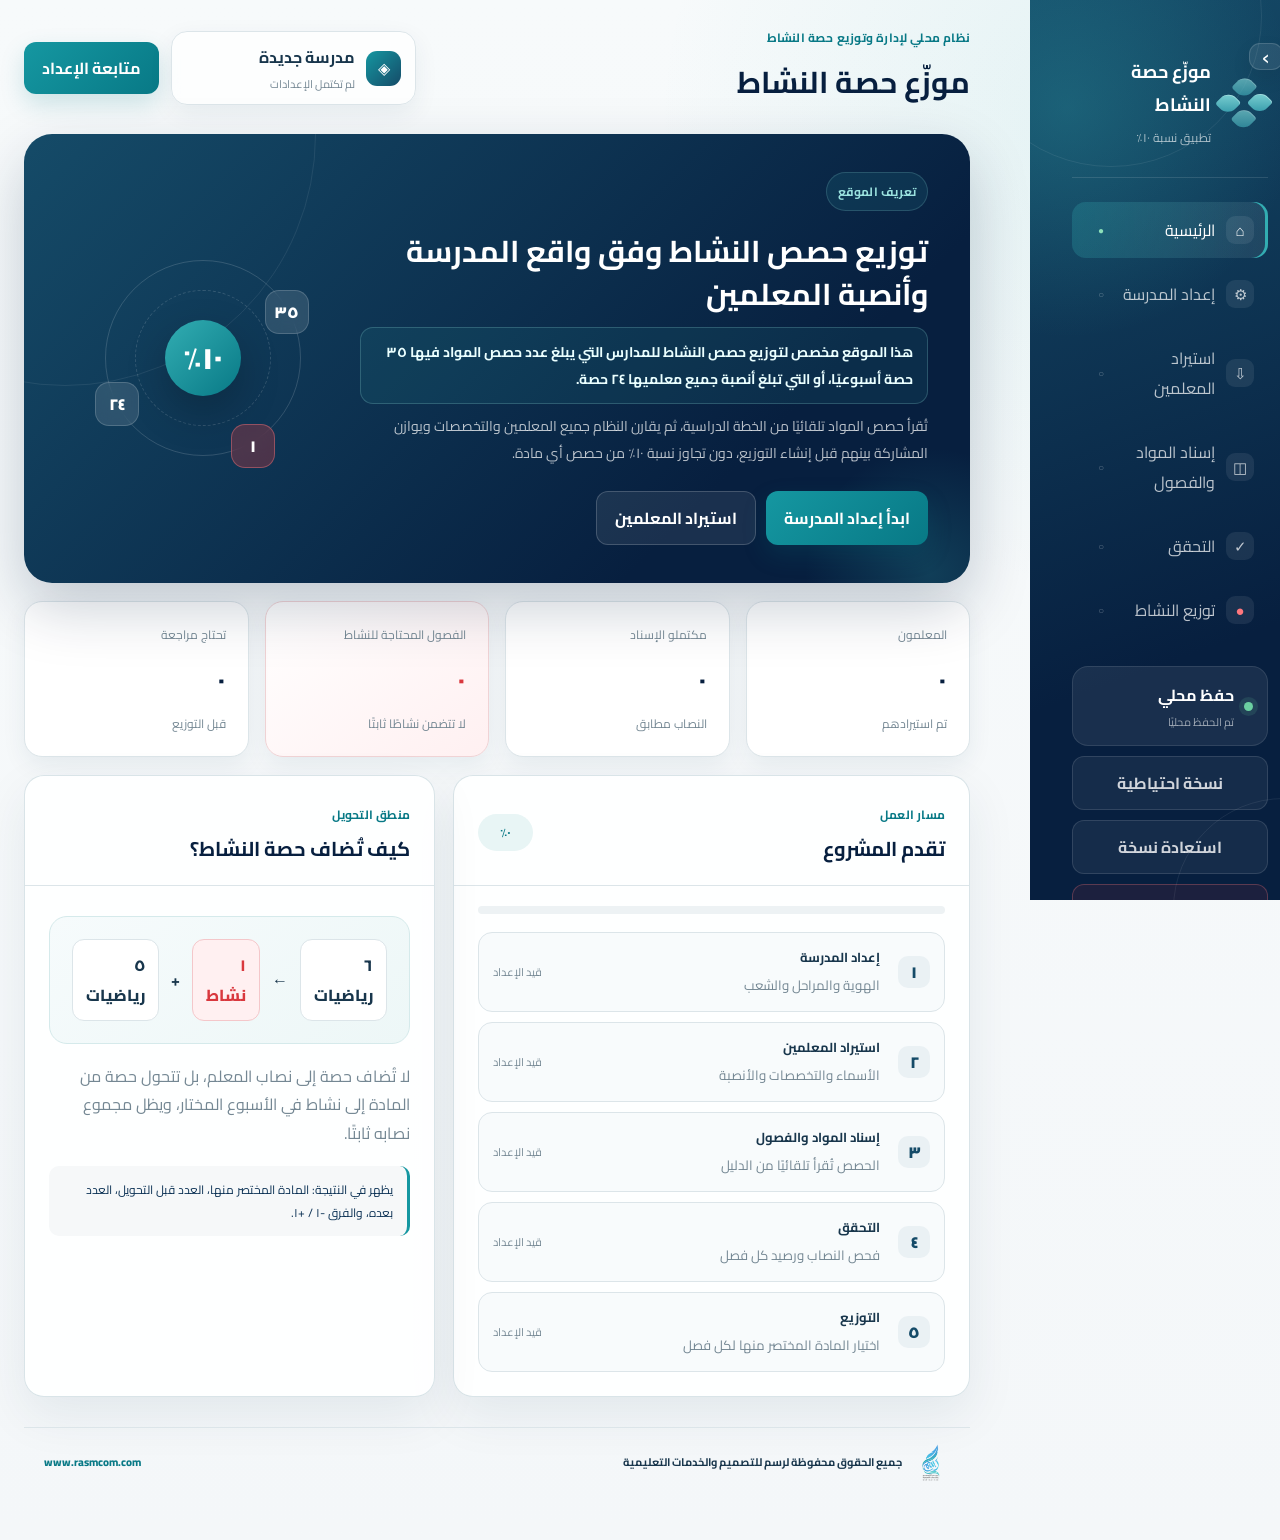
<file: index.html>
<!doctype html>
<html lang="ar" dir="rtl">
<head>
  <meta charset="utf-8" />
  <meta name="viewport" content="width=device-width, initial-scale=1, viewport-fit=cover" />
  <meta name="theme-color" content="#071f3f" />
  <meta name="description" content="موقع لتوزيع حصص النشاط للمدارس التي يبلغ عدد حصص موادها 35 حصة أسبوعيًا أو تبلغ أنصبة جميع معلميها 24 حصة" />
  <title>موزّع حصة النشاط</title>
  <link rel="preconnect" href="https://fonts.googleapis.com" />
  <link rel="preconnect" href="https://fonts.gstatic.com" crossorigin />
  <link href="https://fonts.googleapis.com/css2?family=Cairo:wght@400;500;600;700;800&display=swap" rel="stylesheet" />
  <link rel="stylesheet" href="styles.css" />
  <link rel="stylesheet" href="phase2.css" />
  <link rel="stylesheet" href="phase3.css" />
  <link rel="stylesheet" href="ui-hotfix.css" />
  <link rel="stylesheet" href="import-selection.css" />
  <link rel="stylesheet" href="site-content.css" />
  <script defer src="https://cdn.sheetjs.com/xlsx-0.20.3/package/dist/xlsx.full.min.js"></script>
  <script defer src="import-selection.js"></script>
  <script defer src="app3.js"></script>
  <script defer src="ui-hotfix.js"></script>
</head>
<body>
  <div class="app-shell">
    <aside class="sidebar" aria-label="التنقل الرئيسي">
      <button id="sidebarToggle" class="sidebar-toggle" type="button" aria-label="طي القائمة الجانبية" aria-expanded="true" title="طي القائمة الجانبية"><span class="sidebar-toggle-icon" aria-hidden="true">›</span></button>
      <div class="brand-block"><div class="brand-mark" aria-hidden="true"><span></span><span></span><span></span><span></span></div><div><strong>موزّع حصة النشاط</strong><small>تطبيق نسبة ١٠٪</small></div></div>
      <nav id="sideNav" class="side-nav">
        <button class="nav-item active" data-view="dashboard" title="الرئيسية"><span class="nav-icon">⌂</span><span>الرئيسية</span><span class="nav-state" data-step-state="dashboard">●</span></button>
        <button class="nav-item" data-view="settings" title="إعداد المدرسة"><span class="nav-icon">⚙</span><span>إعداد المدرسة</span><span class="nav-state" data-step-state="settings">○</span></button>
        <button class="nav-item" data-view="import" title="استيراد المعلمين"><span class="nav-icon">⇩</span><span>استيراد المعلمين</span><span class="nav-state" data-step-state="import">○</span></button>
        <button class="nav-item" data-view="classify" title="إسناد المواد والفصول"><span class="nav-icon">◫</span><span>إسناد المواد والفصول</span><span class="nav-state" data-step-state="classify">○</span></button>
        <button class="nav-item" data-view="validate" title="التحقق"><span class="nav-icon">✓</span><span>التحقق</span><span class="nav-state" data-step-state="validate">○</span></button>
        <button class="nav-item" data-view="distribution" title="توزيع النشاط"><span class="nav-icon activity-dot">●</span><span>توزيع النشاط</span><span class="nav-state" data-step-state="distribution">○</span></button>
      </nav>
      <div class="sidebar-footer">
        <div class="local-badge"><span class="pulse-dot"></span><div><strong>حفظ محلي</strong><small id="saveStatus">جاهز للحفظ</small></div></div>
        <button id="backupBtn" class="ghost-button full-width">نسخة احتياطية</button>
        <label class="ghost-button full-width file-label">استعادة نسخة<input id="restoreInput" type="file" accept="application/json,.json" hidden /></label>
      </div>
    </aside>
    <button id="sidebarBackdrop" class="sidebar-backdrop" type="button" aria-label="إغلاق القائمة"></button>

    <main class="main-area">
      <header class="topbar">
        <button id="mobileMenuBtn" class="mobile-menu-button" type="button" aria-label="فتح القائمة الجانبية" aria-expanded="false"><span></span><span></span><span></span></button>
        <div class="topbar-title"><p class="eyebrow">نظام محلي لإدارة وتوزيع حصة النشاط</p><h1 id="pageTitle">موزّع حصة النشاط</h1></div>
        <div class="topbar-actions"><div class="school-chip"><span class="school-chip-icon">◈</span><div><strong id="schoolNameTop">مدرسة جديدة</strong><small id="schoolMetaTop">لم تكتمل الإعدادات</small></div></div><button id="quickContinueBtn" class="primary-button">متابعة الإعداد</button></div>
      </header>
      <section id="toast" class="toast" role="status" aria-live="polite"></section>

      <div id="viewRoot" class="view-root">
        <section class="view active" data-view-panel="dashboard">
          <div class="hero-panel">
            <div class="hero-copy"><span class="hero-kicker">تعريف الموقع</span><h2>توزيع حصص النشاط وفق واقع المدرسة وأنصبة المعلمين</h2><p class="hero-eligibility">هذا الموقع مخصص لتوزيع حصص النشاط للمدارس التي يبلغ عدد حصص المواد فيها ٣٥ حصة أسبوعيًا، أو التي تبلغ أنصبة جميع معلميها ٢٤ حصة.</p><p class="hero-description">تُقرأ حصص المواد تلقائيًا من الخطة الدراسية، ثم يقارن النظام جميع المعلمين والتخصصات ويوازن المشاركة بينهم قبل إنشاء التوزيع، دون تجاوز نسبة ١٠٪ من حصص أي مادة.</p><div class="hero-actions"><button class="primary-button" data-go="settings">ابدأ إعداد المدرسة</button><button class="secondary-button" data-go="import">استيراد المعلمين</button></div></div>
            <div class="hero-orbit" aria-hidden="true"><div class="orbit-ring orbit-1"></div><div class="orbit-ring orbit-2"></div><div class="orbit-center">١٠٪</div><span class="orbit-node node-a">٣٥</span><span class="orbit-node node-b">٢٤</span><span class="orbit-node node-c activity">١</span></div>
          </div>
          <div class="stats-grid">
            <article class="stat-card"><span class="stat-label">المعلمون</span><strong id="statTeachers">٠</strong><small>تم استيرادهم</small></article>
            <article class="stat-card"><span class="stat-label">مكتملو الإسناد</span><strong id="statComplete">٠</strong><small>النصاب مطابق</small></article>
            <article class="stat-card activity-card"><span class="stat-label">الفصول المحتاجة للنشاط</span><strong id="statEligible">٠</strong><small>لا تتضمن نشاطًا ثابتًا</small></article>
            <article class="stat-card"><span class="stat-label">تحتاج مراجعة</span><strong id="statReview">٠</strong><small>قبل التوزيع</small></article>
          </div>
          <div class="dashboard-grid">
            <article class="panel progress-panel"><div class="panel-heading"><div><span class="section-kicker">مسار العمل</span><h3>تقدم المشروع</h3></div><span id="progressPercent" class="progress-badge">٠٪</span></div><div class="progress-track"><span id="progressBar"></span></div><div id="workflowSteps" class="workflow-steps"></div></article>
            <article class="panel rule-panel"><div class="panel-heading"><div><span class="section-kicker">منطق التحويل</span><h3>كيف تُضاف حصة النشاط؟</h3></div></div><div class="rule-formula"><span>٦ رياضيات</span><b>←</b><span class="activity-pill">١ نشاط</span><b>+</b><span>٥ رياضيات</span></div><p>لا تُضاف حصة إلى نصاب المعلم، بل تتحول حصة من المادة إلى نشاط في الأسبوع المختار، ويظل مجموع نصابه ثابتًا.</p><div class="rule-note">يظهر في النتيجة: المادة المختصر منها، العدد قبل التحويل، العدد بعده، والفرق -١ / +١.</div></article>
          </div>
        </section>

        <section class="view" data-view-panel="settings">
          <div class="page-grid settings-layout">
            <div class="wizard-rail">
              <button class="wizard-step active" data-settings-step="1"><span>١</span><div><strong>هوية المدرسة</strong><small>الاسم والجنس</small></div></button>
              <button class="wizard-step" data-settings-step="2"><span>٢</span><div><strong>المراحل</strong><small>عام أو تحفيظ</small></div></button>
              <button class="wizard-step" data-settings-step="3"><span>٣</span><div><strong>الصفوف والشعب</strong><small>توليد رقمي</small></div></button>
              <button class="wizard-step" data-settings-step="4"><span>٤</span><div><strong>ضوابط النشاط</strong><small>٣٥، ٢٤، ٣٦</small></div></button>
            </div>
            <div class="panel wizard-panel">
              <div class="settings-step-panel active" data-settings-panel="1"><div class="section-heading"><span class="section-number">١</span><div><h2>هوية المدرسة</h2><p>بيانات أساسية تظهر في جميع أجزاء المشروع.</p></div></div><div class="form-grid two-cols"><label class="field full-span"><span>اسم المدرسة</span><input id="schoolNameInput" type="text" placeholder="مثال: مدرسة الراشدية الابتدائية" /></label><div class="field full-span"><span>الجنس</span><div class="choice-cards two"><button class="choice-card" data-choice="gender" data-value="boys"><span class="choice-icon">♂</span><strong>بنين</strong></button><button class="choice-card" data-choice="gender" data-value="girls"><span class="choice-icon">♀</span><strong>بنات</strong></button></div></div></div></div>
              <div class="settings-step-panel" data-settings-panel="2"><div class="section-heading"><span class="section-number">٢</span><div><h2>المراحل ونوع التعليم</h2><p>يمكن اختيار أكثر من مرحلة للمجمعات.</p></div></div><div id="stageCards" class="stage-cards"></div></div>
              <div class="settings-step-panel" data-settings-panel="3"><div class="section-heading"><span class="section-number">٣</span><div><h2>الصفوف والشعب</h2><p>تظهر الصفوف تلقائيًا، وتُسمى الشعب بالأرقام 1 و2 و3.</p></div></div><div id="gradesEditor" class="grades-editor empty-state"><div class="empty-icon">▦</div><h3>اختر مرحلة تعليمية أولًا</h3><p>بعد اختيار المرحلة سيظهر عدد الشعب لكل صف.</p></div></div>
              <div class="settings-step-panel" data-settings-panel="4"><div class="section-heading"><span class="section-number activity-number">٤</span><div><h2>ضوابط تفعيل النشاط</h2><p>القيم الافتراضية للمدارس المستهدفة بالتطبيق.</p></div></div><div class="rule-settings-grid"><label class="metric-field"><span>حصص الصف النظامية</span><input id="regularPeriodsInput" type="number" min="1" value="35"><small>حصة أسبوعيًا</small></label><label class="metric-field"><span>نصاب المعلم المستهدف</span><input id="targetLoadInput" type="number" min="1" value="24"><small>حصة أسبوعيًا</small></label><label class="metric-field"><span>أسابيع العام</span><input id="weeksInput" type="number" min="1" value="36"><small>أسبوعًا دراسيًا</small></label><label class="metric-field activity-metric"><span>حصة النشاط</span><input id="activityWeeklyInput" type="number" min="1" value="1"><small>حصة لكل فصل أسبوعيًا</small></label></div><div class="eligibility-box"><div class="eligibility-icon">✓</div><div><strong>الحصص تُسحب تلقائيًا من الخطة الدراسية</strong><p>الربط الآلي متاح حاليًا للمرحلتين الابتدائية والمتوسطة، تعليم عام وتحفيظ.</p></div></div><div id="liveEligibilityDiagnostic" class="live-diagnostic" aria-live="polite"></div></div>
              <div class="wizard-actions"><button id="settingsPrevBtn" class="secondary-button" disabled>السابق</button><button id="settingsNextBtn" class="primary-button">التالي</button></div>
            </div>
          </div>
        </section>

        <section class="view" data-view-panel="import">
          <div class="import-grid">
            <article class="panel import-source-panel"><div class="panel-heading"><div><span class="section-kicker">إضافة البيانات</span><h3>استيراد المعلمين</h3></div><span class="small-badge">Excel أو نص</span></div><div class="phase2-quick-actions"><button id="downloadTemplateBtn" class="secondary-button" type="button">تحميل نموذج CSV</button><span>يستخرج النظام الاسم والتخصص، ويُكتب النصاب عند عدم وجوده.</span></div><div class="import-tabs"><button class="import-tab active" data-import-tab="excel">ملف Excel</button><button class="import-tab" data-import-tab="text">نص مباشر</button></div><div class="import-tab-panel active" data-import-panel="excel"><label class="drop-zone" id="dropZone"><input id="excelInput" type="file" accept=".xlsx,.xls,.csv,text/csv" hidden /><span class="drop-icon">⇩</span><strong>اسحب ملف المعلمين هنا</strong><p>حدد أعمدة الاسم والتخصص والنصاب قبل إنشاء المعاينة.</p><span class="secondary-button">اختيار ملف</span></label><div class="import-hint">يمكن ترك عمود النصاب غير محدد ثم كتابته في المعاينة.</div></div><div class="import-tab-panel" data-import-panel="text"><label class="field"><span>الصق البيانات</span><textarea id="teachersTextInput" rows="12" placeholder="Tea_1017100908&#9;احمد سعد احمد الغامدي&#9;966530237122&#9;دائم&#9;معلم&#9;دين&#9;دين"></textarea></label><div class="text-format-note">يتعرف النظام على صيغة التصدير التي تبدأ بالمعرف Tea_ ويستخرج الاسم والتخصص تلقائيًا.</div><button id="parseTextBtn" class="primary-button full-width">قراءة النص</button></div></article>
            <article class="panel import-preview-panel"><div class="panel-heading"><div><span class="section-kicker">المعاينة</span><h3>مراجعة البيانات</h3></div><span id="previewCount" class="small-badge">٠ سجل</span></div><div class="preview-tools"><button id="normalizePreviewBtn" class="secondary-button" type="button">توحيد التخصصات</button><button id="removeDuplicatePreviewBtn" class="secondary-button" type="button">استبعاد المكرر</button><span id="previewQualityBadge" class="quality-badge">بانتظار البيانات</span></div><div id="importPreview" class="table-wrap empty-table"><div class="empty-icon">▤</div><h3>لم يتم تحميل بيانات بعد</h3><p>ستظهر معاينة المعلمين هنا قبل الاعتماد.</p></div><div class="preview-actions"><button id="clearPreviewBtn" class="secondary-button" disabled>مسح المعاينة</button><button id="commitImportBtn" class="primary-button" disabled>اعتماد الاستيراد</button></div></article>
          </div>
        </section>

        <section class="view" data-view-panel="classify"><div class="classify-layout"><aside class="panel teachers-list-panel"><div class="panel-heading compact"><div><span class="section-kicker">المعلمون</span><h3>قائمة الإسناد</h3></div><span id="teachersListCount" class="small-badge">٠</span></div><label class="search-box"><span>⌕</span><input id="teacherSearch" type="search" placeholder="بحث بالاسم أو التخصص"></label><div id="teachersList" class="teachers-list"></div></aside><section id="teacherEditor" class="panel teacher-editor empty-state"><div class="empty-icon">◫</div><h3>اختر معلمًا لإضافة المواد والفصول</h3><p>عدد الحصص سيظهر تلقائيًا وفق الخطة الدراسية.</p></section></div></section>

        <section class="view" data-view-panel="validate"><div class="panel validation-panel"><div class="panel-heading"><div><span class="section-kicker">فحص ما قبل التوزيع</span><h3>التحقق من المعلمين والفصول</h3></div><button id="runValidationBtn" class="primary-button">تشغيل التحقق</button></div><div id="validationSummary" class="validation-summary"></div><div id="validationTable" class="table-wrap empty-table"><div class="empty-icon">✓</div><h3>شغّل التحقق بعد اكتمال الإسنادات</h3><p>سيُفحص نصاب كل معلم، ثم الرصيد المتاح لكل فصل من جميع المعلمين.</p></div></div></section>

        <section class="view" data-view-panel="distribution"><div class="distribution-toolbar panel"><div><span class="section-kicker">المقارنة الشاملة</span><h3>توزيع حصة النشاط على الفصول</h3><p>يقارن النظام جميع المعلمين والتخصصات، ثم يحدد المادة المختصر منها والفرق.</p></div><div class="toolbar-actions"><button id="generateDistributionBtn" class="activity-button">بدء التوزيع</button><button id="clearDistributionBtn" class="secondary-button">مسح النتائج</button></div></div><div id="distributionResults" class="distribution-results empty-state panel"><div class="empty-icon activity-empty">●</div><h3>لم يتم إنشاء توزيع بعد</h3><p>أكمل إسنادات المعلمين، ثم شغّل التحقق قبل بدء التوزيع.</p></div></section>
      </div>

      <footer class="site-footer" aria-label="حقوق رسم للتصميم والخدمات التعليمية">
        <a class="site-footer-brand" href="https://www.rasmcom.com" target="_blank" rel="noopener noreferrer">
          <img class="site-footer-logo" src="logorasm.PNG" alt="شعار رسم للتصميم والخدمات التعليمية" />
          <span>جميع الحقوق محفوظة لرسم للتصميم والخدمات التعليمية</span>
        </a>
        <a class="site-footer-link" href="https://www.rasmcom.com" target="_blank" rel="noopener noreferrer">www.rasmcom.com</a>
      </footer>
    </main>
  </div>

  <datalist id="specialtyOptions"><option value="القرآن الكريم والدراسات الإسلامية"></option><option value="دراسات إسلامية"></option><option value="لغة عربية"></option><option value="رياضيات"></option><option value="علوم"></option><option value="لغة إنجليزية"></option><option value="دراسات اجتماعية"></option><option value="مهارات رقمية"></option><option value="تربية بدنية"></option><option value="تربية فنية"></option><option value="تجويد"></option><option value="تفكير ناقد"></option><option value="صفوف أولية"></option></datalist>

  <dialog id="columnMappingModal" class="mapping-dialog" aria-labelledby="mappingTitle"><form method="dialog" class="mapping-card"><div class="mapping-head"><div><span class="section-kicker">استيراد منظم</span><h2 id="mappingTitle">مطابقة أعمدة الملف</h2><p>حدد العمود المقابل لكل حقل قبل إنشاء المعاينة.</p></div><button class="dialog-close" value="cancel" aria-label="إغلاق">×</button></div><div class="mapping-file-info"><strong id="mappingFileName">ملف المعلمين</strong><span id="mappingRowsCount">٠ صف</span></div><div class="mapping-grid"><label class="field"><span>عمود اسم المعلم <b>*</b></span><select id="mapNameColumn"></select></label><label class="field"><span>عمود التخصص</span><select id="mapSpecialtyColumn"></select></label><label class="field"><span>عمود النصاب</span><select id="mapLoadColumn"></select></label></div><div id="mappingSample" class="mapping-sample"></div><div class="mapping-actions"><button class="secondary-button" value="cancel">إلغاء</button><button id="confirmMappingBtn" class="primary-button" type="button">إنشاء المعاينة</button></div></form></dialog>
</body>
</html>
</file>
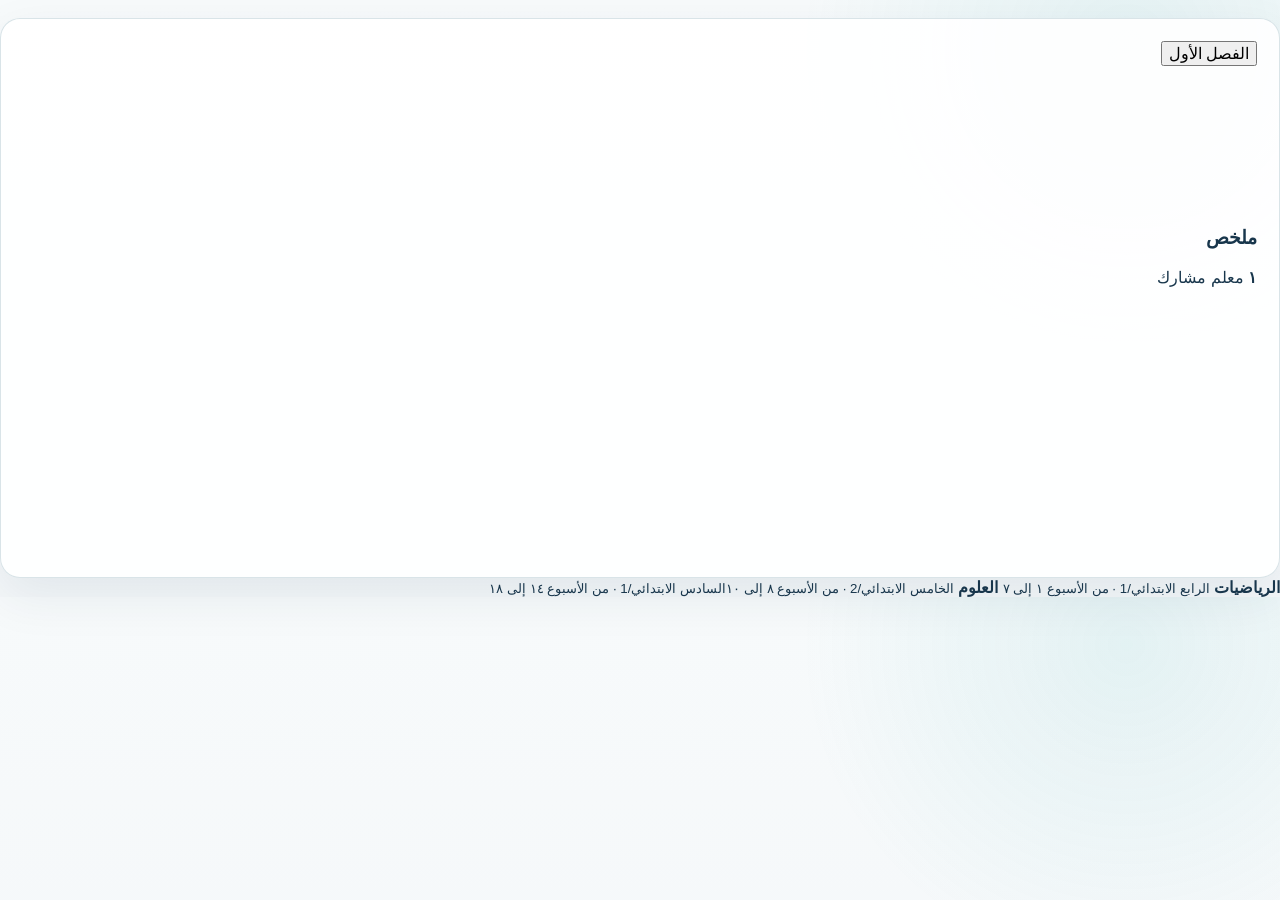
<file: tests/distribution-report-fixture.html>
<!doctype html>
<html lang="ar" dir="rtl">
<head>
  <meta charset="utf-8">
  <link rel="stylesheet" href="../styles.css">
  <link rel="stylesheet" href="../distribution-report.css">
</head>
<body>
  <main>
    <section id="distributionResults" class="distribution-results panel">
      <div class="semester-tabs"><button class="semester-tab active" data-semester-tab="1">الفصل الأول</button></div>
      <div class="global-distribution-summary"><div><h3>ملخص</h3></div><div class="global-metrics"><span><strong>١</strong> معلم مشارك</span></div></div>
      <article class="section-distribution-card"></article>
    </section>

    <div id="printFixture" class="activity-assignment-lines">
      <span class="activity-assignment-line">
        <b>العلوم</b>
        <span class="activity-subject-ranges">
          <small>السادس الابتدائي/1 · من الأسبوع ١٤ إلى ١٨</small>
          <small>الخامس الابتدائي/2 · من الأسبوع ٨ إلى ١٠</small>
        </span>
      </span>
      <span class="activity-assignment-line">
        <b>الرياضيات</b>
        <span class="activity-subject-ranges">
          <small>الرابع الابتدائي/1 · من الأسبوع ١ إلى ٧</small>
        </span>
      </span>
    </div>
  </main>

  <script>
    window.seedDistributionReportState = async function seedDistributionReportState() {
      const state = {
        settings: { weeks: 36, targetLoad: 24 },
        distributionConfig: { activeSemester: 1 },
        teachers: [
          { id: 't1', name: 'المعلم الموزع', specialty: 'رياضيات', load: 6, excluded: false, assignments: [{ id: 'a1', sectionId: 'p4_1', subject: 'الرياضيات', weeklyPeriods: 6 }] },
          { id: 't2', name: 'المعلم غير الموزع', specialty: 'علوم', load: 4, excluded: false, assignments: [{ id: 'a2', sectionId: 'p4_1', subject: 'العلوم', weeklyPeriods: 4 }] },
          { id: 't3', name: 'المعلم المستثنى', specialty: 'لغة عربية', load: 5, excluded: true, assignments: [{ id: 'a3', sectionId: 'p4_1', subject: 'اللغة العربية', weeklyPeriods: 5 }] }
        ],
        distributions: [{
          sectionId: 'p4_1',
          sectionLabel: 'الرابع الابتدائي/1',
          semesters: [
            { semester: 1, complete: true, weeks: [{ teacherId: 't1' }], summary: [] },
            { semester: 2, complete: true, weeks: [], summary: [] }
          ]
        }]
      };
      await new Promise((resolve, reject) => {
        const request = indexedDB.open('activity10LocalDB', 1);
        request.onupgradeneeded = () => {
          const db = request.result;
          if (!db.objectStoreNames.contains('state')) db.createObjectStore('state');
        };
        request.onerror = () => reject(request.error);
        request.onsuccess = () => {
          const db = request.result;
          const tx = db.transaction('state', 'readwrite');
          tx.objectStore('state').put(state, 'main');
          tx.oncomplete = () => { db.close(); resolve(); };
          tx.onerror = () => { db.close(); reject(tx.error); };
        };
      });
    };
  </script>
  <script src="../distribution-report.js"></script>
</body>
</html>
</file>
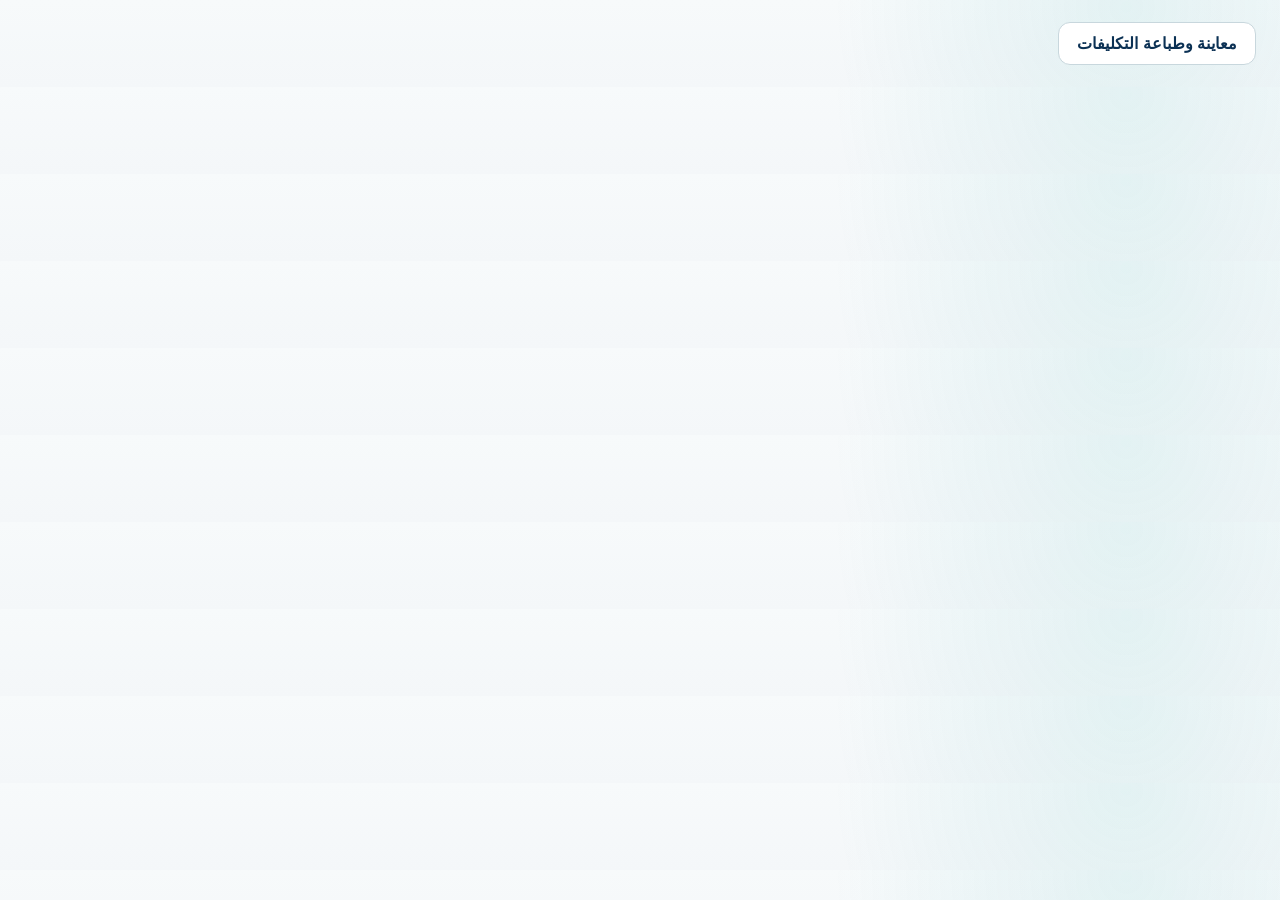
<file: tests/print-gender-fixture.html>
<!doctype html>
<html lang="ar" dir="rtl">
<head>
  <meta charset="utf-8">
  <link rel="stylesheet" href="../styles.css">
  <link rel="stylesheet" href="../print-page.css">
  <link rel="stylesheet" href="../print-assets-main.css">
</head>
<body>
  <section class="distribution-toolbar"><div class="toolbar-actions"></div></section>
  <script>
    window.seedPrintState = async function seedPrintState(gender) {
      const state = {
        settings: { schoolName: 'مدرسة الاختبار', gender },
        distributionConfig: { activeSemester: 1 },
        teachers: [{ id: 't1', name: gender === 'girls' ? 'المعلمة التجريبية' : 'المعلم التجريبي' }],
        distributions: [
          { sectionLabel: 'الرابع الابتدائي/1', semesters: [{ semester: 1, summary: [{ teacherId: 't1', teacherName: gender === 'girls' ? 'المعلمة التجريبية' : 'المعلم التجريبي', subject: 'الرياضيات', startWeek: 1, endWeek: 7 }] }] },
          { sectionLabel: 'الرابع الابتدائي/2', semesters: [{ semester: 1, summary: [{ teacherId: 't1', teacherName: gender === 'girls' ? 'المعلمة التجريبية' : 'المعلم التجريبي', subject: 'الرياضيات', startWeek: 8, endWeek: 14 }] }] }
        ]
      };
      await new Promise((resolve, reject) => {
        const request = indexedDB.open('activity10LocalDB', 1);
        request.onupgradeneeded = () => {
          const db = request.result;
          if (!db.objectStoreNames.contains('state')) db.createObjectStore('state');
        };
        request.onerror = () => reject(request.error);
        request.onsuccess = () => {
          const db = request.result;
          const tx = db.transaction('state', 'readwrite');
          tx.objectStore('state').put(state, 'main');
          tx.oncomplete = () => { db.close(); resolve(); };
          tx.onerror = () => { db.close(); reject(tx.error); };
        };
      });
    };
  </script>
  <script src="../print-page.js"></script>
</body>
</html>
</file>
<file: styles.css>
:root {
  --navy-950: #071f3f;
  --navy-900: #0b3154;
  --navy-800: #154b68;
  --teal-700: #087986;
  --teal-600: #1597a1;
  --teal-500: #32adb2;
  --teal-100: #e8f5f5;
  --page-bg: #f4f7f9;
  --surface: #ffffff;
  --surface-soft: #f8fbfc;
  --border: #dce5e9;
  --border-strong: #c8d7dd;
  --text: #18364c;
  --muted: #748793;
  --activity: #d9383e;
  --activity-soft: #fff0f1;
  --success: #299368;
  --success-soft: #eaf7f1;
  --warning: #d28a27;
  --warning-soft: #fff7e8;
  --danger: #bd2d35;
  --shadow: 0 18px 50px rgba(14, 52, 78, .08);
  --shadow-sm: 0 8px 24px rgba(14, 52, 78, .07);
  --radius-xl: 28px;
  --radius-lg: 20px;
  --radius-md: 14px;
  --font: "Cairo", "Noto Sans Arabic", "Tahoma", sans-serif;
}

* { box-sizing: border-box; }
html { scroll-behavior: smooth; }
body {
  margin: 0;
  min-width: 1180px;
  background:
    radial-gradient(circle at 88% 8%, rgba(50, 173, 178, .10), transparent 26%),
    linear-gradient(180deg, #f7fafb 0%, var(--page-bg) 100%);
  color: var(--text);
  font-family: var(--font);
}
button, input, textarea, select { font: inherit; }
button { cursor: pointer; }
button:disabled { cursor: not-allowed; opacity: .52; }

.app-shell { min-height: 100vh; display: grid; grid-template-columns: 1fr 286px; }
.sidebar {
  position: fixed;
  inset: 0 0 0 auto;
  width: 286px;
  grid-column: 2;
  color: #fff;
  background:
    radial-gradient(circle at 15% 12%, rgba(50,173,178,.28), transparent 28%),
    linear-gradient(160deg, var(--navy-800) 0%, var(--navy-950) 72%);
  padding: 28px 22px 22px;
  display: flex;
  flex-direction: column;
  overflow: hidden;
  z-index: 20;
}
.sidebar::before,
.sidebar::after {
  content: "";
  position: absolute;
  border: 1px solid rgba(255,255,255,.08);
  border-radius: 50%;
  pointer-events: none;
}
.sidebar::before { width: 300px; height: 300px; top: -135px; left: -90px; }
.sidebar::after { width: 220px; height: 220px; bottom: -120px; right: -105px; }

.brand-block { position: relative; z-index: 1; display: flex; align-items: center; gap: 13px; padding: 0 4px 26px; border-bottom: 1px solid rgba(255,255,255,.12); }
.brand-block strong { display: block; font-size: 18px; }
.brand-block small { color: rgba(255,255,255,.65); font-size: 12px; }
.brand-mark { width: 42px; height: 42px; display: grid; grid-template-columns: repeat(2, 1fr); gap: 4px; transform: rotate(45deg); }
.brand-mark span { border-radius: 11px 3px 11px 3px; background: linear-gradient(135deg, #88d9d9, #2c94a5); box-shadow: inset 0 1px 0 rgba(255,255,255,.35); }
.brand-mark span:nth-child(2), .brand-mark span:nth-child(3) { opacity: .72; }

.side-nav { position: relative; z-index: 1; padding-top: 24px; display: grid; gap: 8px; }
.nav-item {
  width: 100%;
  border: 0;
  color: rgba(255,255,255,.72);
  background: transparent;
  display: grid;
  grid-template-columns: 30px 1fr 18px;
  align-items: center;
  gap: 9px;
  text-align: right;
  padding: 13px 14px;
  border-radius: 14px;
  transition: .22s ease;
}
.nav-item:hover { color: #fff; background: rgba(255,255,255,.07); transform: translateX(2px); }
.nav-item.active { color: #fff; background: linear-gradient(90deg, rgba(50,173,178,.26), rgba(255,255,255,.08)); box-shadow: inset -3px 0 0 var(--teal-500); }
.nav-icon { width: 28px; height: 28px; display: grid; place-items: center; border-radius: 9px; background: rgba(255,255,255,.08); font-size: 15px; }
.nav-state { font-size: 10px; color: rgba(255,255,255,.35); }
.nav-state.complete { color: #8de0ba; }
.nav-state.warning { color: #ffd391; }
.activity-dot { color: #ff777d; }

.sidebar-footer { position: relative; z-index: 1; margin-top: auto; display: grid; gap: 10px; }
.local-badge { display: flex; align-items: center; gap: 10px; padding: 13px 14px; background: rgba(255,255,255,.075); border: 1px solid rgba(255,255,255,.1); border-radius: 16px; }
.local-badge strong, .local-badge small { display: block; }
.local-badge small { color: rgba(255,255,255,.58); font-size: 11px; margin-top: 2px; }
.pulse-dot { width: 9px; height: 9px; border-radius: 50%; background: #6bd0a1; box-shadow: 0 0 0 5px rgba(107,208,161,.12); }

.main-area { grid-column: 1; min-height: 100vh; padding: 26px 34px 42px; }
.topbar { display: flex; align-items: center; justify-content: space-between; gap: 30px; margin-bottom: 24px; }
.eyebrow, .section-kicker, .hero-kicker { margin: 0 0 5px; color: var(--teal-700); font-weight: 700; font-size: 12px; letter-spacing: .2px; }
.topbar h1 { margin: 0; font-size: 30px; color: var(--navy-950); }
.topbar-actions { display: flex; align-items: center; gap: 12px; }
.school-chip { min-width: 245px; display: flex; align-items: center; gap: 11px; padding: 10px 14px; background: rgba(255,255,255,.72); border: 1px solid var(--border); backdrop-filter: blur(12px); border-radius: 16px; box-shadow: var(--shadow-sm); }
.school-chip-icon { width: 35px; height: 35px; display: grid; place-items: center; color: #fff; background: linear-gradient(135deg, var(--teal-600), var(--navy-800)); border-radius: 11px; }
.school-chip strong, .school-chip small { display: block; }
.school-chip small { color: var(--muted); font-size: 11px; margin-top: 2px; }

.view-root { min-height: 600px; }
.view { display: none; animation: viewIn .28s ease; }
.view.active { display: block; }
@keyframes viewIn { from { opacity: 0; transform: translateY(6px); } to { opacity: 1; transform: none; } }

.primary-button, .secondary-button, .ghost-button, .activity-button, .danger-ghost-button {
  border: 0;
  border-radius: 12px;
  padding: 11px 18px;
  font-weight: 700;
  transition: .2s ease;
}
.primary-button { color: #fff; background: linear-gradient(135deg, var(--teal-600), var(--teal-700)); box-shadow: 0 10px 24px rgba(8,121,134,.18); }
.primary-button:hover { transform: translateY(-1px); box-shadow: 0 14px 28px rgba(8,121,134,.23); }
.secondary-button { color: var(--navy-900); background: #fff; border: 1px solid var(--border-strong); }
.secondary-button:hover { background: var(--surface-soft); border-color: var(--teal-500); }
.ghost-button { color: rgba(255,255,255,.8); background: rgba(255,255,255,.06); border: 1px solid rgba(255,255,255,.12); }
.ghost-button:hover { background: rgba(255,255,255,.1); color: #fff; }
.activity-button { color: #fff; background: linear-gradient(135deg, #e34a50, var(--activity)); box-shadow: 0 10px 24px rgba(217,56,62,.18); }
.danger-ghost-button { color: var(--danger); background: var(--activity-soft); border: 1px solid #f6c8cb; }
.full-width { width: 100%; }
.file-label { text-align: center; display: block; }

.panel { background: rgba(255,255,255,.90); border: 1px solid rgba(211,224,229,.86); border-radius: var(--radius-lg); box-shadow: var(--shadow); }
.panel-heading { padding: 22px 24px 18px; display: flex; align-items: center; justify-content: space-between; gap: 20px; border-bottom: 1px solid var(--border); }
.panel-heading.compact { padding: 18px 18px 14px; }
.panel-heading h3 { margin: 2px 0 0; color: var(--navy-950); font-size: 20px; }
.small-badge, .progress-badge { display: inline-flex; align-items: center; justify-content: center; min-width: 55px; padding: 7px 10px; border-radius: 999px; background: var(--teal-100); color: var(--teal-700); font-size: 12px; font-weight: 800; }

.hero-panel { position: relative; min-height: 286px; display: grid; grid-template-columns: 1.35fr .65fr; align-items: center; gap: 20px; padding: 38px 42px; border-radius: var(--radius-xl); overflow: hidden; color: #fff; background: linear-gradient(135deg, var(--navy-800) 0%, var(--navy-950) 75%); box-shadow: 0 24px 60px rgba(7,31,63,.22); }
.hero-panel::before { content: ""; position: absolute; width: 500px; height: 500px; border-radius: 50%; left: -210px; top: -250px; border: 1px solid rgba(255,255,255,.08); }
.hero-panel::after { content: ""; position: absolute; width: 260px; height: 260px; border-radius: 50%; right: -90px; bottom: -120px; background: radial-gradient(circle, rgba(50,173,178,.22), transparent 68%); }
.hero-copy { position: relative; z-index: 2; }
.hero-kicker { display: inline-block; color: #9be2df; background: rgba(50,173,178,.12); border: 1px solid rgba(155,226,223,.18); padding: 7px 11px; border-radius: 999px; }
.hero-copy h2 { margin: 14px 0 12px; max-width: 680px; font-size: 30px; line-height: 1.42; }
.hero-copy p { margin: 0; max-width: 720px; color: rgba(255,255,255,.72); line-height: 1.9; font-size: 14px; }
.hero-actions { margin-top: 24px; display: flex; gap: 10px; }
.hero-actions .secondary-button { color: #fff; background: rgba(255,255,255,.08); border-color: rgba(255,255,255,.18); }
.hero-orbit { position: relative; z-index: 2; width: 220px; height: 220px; justify-self: center; }
.orbit-ring { position: absolute; border-radius: 50%; border: 1px solid rgba(255,255,255,.15); }
.orbit-1 { inset: 12px; }
.orbit-2 { inset: 42px; border-style: dashed; }
.orbit-center { position: absolute; inset: 72px; display: grid; place-items: center; border-radius: 50%; font-size: 30px; font-weight: 900; background: linear-gradient(135deg, var(--teal-500), var(--teal-700)); box-shadow: 0 16px 40px rgba(0,0,0,.22); }
.orbit-node { position: absolute; width: 44px; height: 44px; display: grid; place-items: center; border-radius: 14px; color: #fff; font-weight: 900; background: rgba(255,255,255,.12); border: 1px solid rgba(255,255,255,.17); backdrop-filter: blur(8px); }
.node-a { right: 4px; top: 42px; }.node-b { left: 2px; bottom: 42px; }.node-c { right: 38px; bottom: 0; background: rgba(217,56,62,.30); border-color: rgba(255,125,130,.4); }

.stats-grid { display: grid; grid-template-columns: repeat(4, 1fr); gap: 16px; margin-top: 18px; }
.stat-card { padding: 21px 22px; background: #fff; border: 1px solid var(--border); border-radius: 18px; box-shadow: var(--shadow-sm); }
.stat-card .stat-label, .stat-card small { display: block; color: var(--muted); font-size: 12px; }
.stat-card strong { display: block; margin: 7px 0 4px; color: var(--navy-950); font-size: 29px; }
.activity-card { background: linear-gradient(145deg, #fff, var(--activity-soft)); border-color: #f0d3d5; }
.activity-card strong { color: var(--activity); }

.dashboard-grid { display: grid; grid-template-columns: 1.15fr .85fr; gap: 18px; margin-top: 18px; }
.progress-panel, .rule-panel { min-height: 310px; }
.progress-track { height: 8px; margin: 20px 24px 6px; background: #edf2f4; border-radius: 999px; overflow: hidden; }
.progress-track span { display: block; height: 100%; width: 0; background: linear-gradient(90deg, var(--teal-500), var(--teal-700)); border-radius: inherit; transition: width .35s ease; }
.workflow-steps { padding: 12px 24px 24px; display: grid; gap: 10px; }
.workflow-step { display: grid; grid-template-columns: 38px 1fr auto; gap: 12px; align-items: center; padding: 12px 14px; border-radius: 14px; background: var(--surface-soft); border: 1px solid var(--border); }
.workflow-step .step-index { width: 32px; height: 32px; display: grid; place-items: center; border-radius: 10px; color: var(--navy-800); background: #eaf1f4; font-weight: 900; }
.workflow-step.complete .step-index { color: #fff; background: var(--success); }
.workflow-step strong { display: block; font-size: 13px; }.workflow-step small { color: var(--muted); }
.workflow-step .step-status { color: var(--muted); font-size: 11px; }.workflow-step.complete .step-status { color: var(--success); font-weight: 800; }
.rule-panel { padding-bottom: 24px; }
.rule-formula { margin: 30px 24px 18px; display: flex; align-items: center; justify-content: center; gap: 12px; padding: 22px; border-radius: 18px; background: linear-gradient(145deg, #f6fbfc, #edf7f7); border: 1px solid #d5eaeb; }
.rule-formula span { padding: 10px 13px; border-radius: 12px; background: #fff; border: 1px solid var(--border); font-weight: 800; }
.rule-formula .activity-pill { color: var(--activity); background: var(--activity-soft); border-color: #f4c7ca; }
.rule-panel > p { padding: 0 24px; color: var(--muted); line-height: 1.8; }
.rule-note { margin: 18px 24px 0; padding: 12px 14px; color: var(--navy-900); background: #f6f8f9; border-right: 3px solid var(--teal-600); border-radius: 10px; font-size: 12px; }

.page-grid { display: grid; gap: 18px; }
.settings-layout { grid-template-columns: 255px 1fr; align-items: start; }
.wizard-rail { padding: 14px; border-radius: 22px; background: linear-gradient(160deg, var(--navy-800), var(--navy-950)); box-shadow: var(--shadow); }
.wizard-step { width: 100%; display: grid; grid-template-columns: 38px 1fr; gap: 11px; align-items: center; text-align: right; color: rgba(255,255,255,.62); background: transparent; border: 0; padding: 13px; border-radius: 14px; }
.wizard-step + .wizard-step { margin-top: 6px; }
.wizard-step span { width: 34px; height: 34px; display: grid; place-items: center; border-radius: 11px; background: rgba(255,255,255,.08); font-weight: 900; }
.wizard-step strong, .wizard-step small { display: block; }.wizard-step small { color: rgba(255,255,255,.46); font-size: 10px; margin-top: 2px; }
.wizard-step.active { color: #fff; background: rgba(50,173,178,.20); }.wizard-step.active span { background: var(--teal-600); }
.wizard-panel { min-height: 620px; overflow: hidden; }
.settings-step-panel { display: none; padding: 28px 30px 12px; }.settings-step-panel.active { display: block; }
.section-heading { display: flex; align-items: center; gap: 14px; margin-bottom: 28px; }
.section-heading h2 { margin: 0; color: var(--navy-950); }.section-heading p { margin: 4px 0 0; color: var(--muted); }
.section-number { width: 45px; height: 45px; display: grid; place-items: center; color: #fff; background: linear-gradient(135deg, var(--teal-500), var(--teal-700)); border-radius: 14px; font-size: 20px; font-weight: 900; }.activity-number { background: linear-gradient(135deg, #e64e55, var(--activity)); }
.form-grid { display: grid; gap: 16px; }.two-cols { grid-template-columns: repeat(2, 1fr); }.three-cols { grid-template-columns: repeat(3, 1fr); }.full-span { grid-column: 1 / -1; }
.field { display: grid; gap: 7px; }.field > span { color: var(--navy-900); font-size: 12px; font-weight: 800; }
.field input, .field textarea, .field select, .assignment-controls input, .assignment-controls select, .search-box input {
  width: 100%; color: var(--text); background: #fff; border: 1px solid var(--border-strong); border-radius: 12px; padding: 12px 13px; outline: none; transition: .18s ease;
}
.field input:focus, .field textarea:focus, .field select:focus, .assignment-controls input:focus, .assignment-controls select:focus, .search-box input:focus { border-color: var(--teal-500); box-shadow: 0 0 0 4px rgba(50,173,178,.10); }
.choice-cards { display: grid; gap: 12px; }.choice-cards.two { grid-template-columns: repeat(2, 1fr); }
.choice-card { min-height: 105px; display: flex; align-items: center; justify-content: center; gap: 13px; color: var(--navy-900); background: #fff; border: 1px solid var(--border); border-radius: 16px; }
.choice-card:hover { border-color: var(--teal-500); transform: translateY(-1px); }.choice-card.selected { color: var(--teal-700); background: var(--teal-100); border-color: var(--teal-500); box-shadow: inset 0 0 0 1px rgba(21,151,161,.25); }
.choice-icon { width: 42px; height: 42px; display: grid; place-items: center; border-radius: 13px; background: var(--surface-soft); font-size: 22px; }
.stage-cards { display: grid; grid-template-columns: repeat(3, 1fr); gap: 14px; }
.stage-card { padding: 18px; border: 1px solid var(--border); border-radius: 18px; background: #fff; transition: .2s ease; }
.stage-card.active { border-color: var(--teal-500); box-shadow: inset 0 0 0 1px rgba(50,173,178,.24); background: linear-gradient(160deg, #fff, var(--teal-100)); }
.stage-card-head { display: flex; align-items: center; justify-content: space-between; gap: 10px; }.stage-card h3 { margin: 0; font-size: 16px; }.stage-card p { color: var(--muted); font-size: 11px; }
.stage-toggle { width: 42px; height: 24px; border-radius: 999px; background: #d8e1e5; border: 0; padding: 3px; }.stage-toggle::after { content: ""; display: block; width: 18px; height: 18px; border-radius: 50%; background: #fff; box-shadow: 0 2px 8px rgba(0,0,0,.15); transition: .2s ease; }.stage-card.active .stage-toggle { background: var(--teal-600); }.stage-card.active .stage-toggle::after { transform: translateX(-18px); }
.education-types { margin-top: 14px; display: grid; grid-template-columns: repeat(2, 1fr); gap: 8px; }.type-button { padding: 9px; color: var(--muted); background: #fff; border: 1px solid var(--border); border-radius: 10px; }.type-button.selected { color: #fff; background: var(--navy-800); border-color: var(--navy-800); }
.grades-editor { display: grid; gap: 10px; }.grade-row { display: grid; grid-template-columns: 1fr 130px 2fr; gap: 14px; align-items: center; padding: 14px; background: #fff; border: 1px solid var(--border); border-radius: 14px; }.grade-row strong { color: var(--navy-900); }.grade-row input { width: 100%; padding: 10px; border: 1px solid var(--border-strong); border-radius: 10px; }.sections-preview { display: flex; flex-wrap: wrap; gap: 7px; }.section-chip { padding: 6px 9px; border-radius: 999px; color: var(--teal-700); background: var(--teal-100); font-size: 11px; font-weight: 800; }
.rule-settings-grid { display: grid; grid-template-columns: repeat(4, 1fr); gap: 13px; }.metric-field { position: relative; padding: 17px; border-radius: 16px; background: var(--surface-soft); border: 1px solid var(--border); }.metric-field span, .metric-field small { display: block; }.metric-field span { font-size: 12px; font-weight: 800; color: var(--navy-900); }.metric-field input { width: 100%; margin: 8px 0 3px; border: 0; background: transparent; color: var(--navy-950); font-size: 29px; font-weight: 900; outline: none; }.metric-field small { color: var(--muted); font-size: 10px; }.activity-metric { background: var(--activity-soft); border-color: #f2cfd1; }.activity-metric input { color: var(--activity); }
.eligibility-box { margin-top: 22px; display: flex; align-items: flex-start; gap: 13px; padding: 18px; color: var(--navy-900); background: var(--success-soft); border: 1px solid #cae9da; border-radius: 16px; }.eligibility-icon { width: 38px; height: 38px; display: grid; place-items: center; color: #fff; background: var(--success); border-radius: 12px; font-weight: 900; }.eligibility-box p { margin: 5px 0 0; color: #55796a; line-height: 1.7; font-size: 12px; }
.wizard-actions { display: flex; justify-content: space-between; padding: 22px 30px 28px; border-top: 1px solid var(--border); margin-top: 22px; }

.import-grid { display: grid; grid-template-columns: .82fr 1.18fr; gap: 18px; }
.import-source-panel, .import-preview-panel { min-height: 660px; overflow: hidden; }
.import-tabs { display: grid; grid-template-columns: repeat(2, 1fr); padding: 14px 20px 0; gap: 8px; }.import-tab { padding: 11px; border: 1px solid var(--border); background: #fff; color: var(--muted); border-radius: 12px; }.import-tab.active { color: #fff; background: var(--navy-800); border-color: var(--navy-800); }
.import-tab-panel { display: none; padding: 18px 20px 24px; }.import-tab-panel.active { display: block; }
.drop-zone { min-height: 330px; display: flex; flex-direction: column; align-items: center; justify-content: center; text-align: center; padding: 28px; border: 1.5px dashed #b8ccd3; border-radius: 20px; background: linear-gradient(160deg, #fff, #f7fbfc); transition: .2s ease; }.drop-zone:hover, .drop-zone.dragover { border-color: var(--teal-500); background: var(--teal-100); }.drop-zone p { color: var(--muted); max-width: 330px; line-height: 1.7; }.drop-icon { width: 58px; height: 58px; display: grid; place-items: center; margin-bottom: 14px; border-radius: 18px; color: #fff; background: linear-gradient(135deg, var(--teal-500), var(--navy-800)); font-size: 27px; }
.import-hint, .text-format-note { margin-top: 13px; color: var(--muted); font-size: 11px; line-height: 1.7; padding: 11px 12px; border-radius: 10px; background: #f7f9fa; }
.import-preview-panel { display: flex; flex-direction: column; }.import-preview-panel .table-wrap { flex: 1; margin: 18px 20px 12px; }.preview-actions { display: flex; justify-content: space-between; padding: 14px 20px 22px; border-top: 1px solid var(--border); }

.table-wrap { overflow: auto; border: 1px solid var(--border); border-radius: 14px; background: #fff; }
table { width: 100%; border-collapse: collapse; }.data-table th { position: sticky; top: 0; z-index: 2; padding: 12px 13px; color: #fff; background: var(--navy-900); text-align: right; font-size: 12px; }.data-table td { padding: 11px 13px; border-bottom: 1px solid #edf1f3; font-size: 12px; }.data-table tbody tr:hover { background: #f8fbfc; }.data-table tr:last-child td { border-bottom: 0; }
.status-chip { display: inline-flex; align-items: center; gap: 5px; padding: 5px 8px; border-radius: 999px; font-size: 10px; font-weight: 800; }.status-complete { color: var(--success); background: var(--success-soft); }.status-warning { color: var(--warning); background: var(--warning-soft); }.status-error { color: var(--danger); background: var(--activity-soft); }.status-neutral { color: var(--muted); background: #eef2f4; }
.empty-state, .empty-table { min-height: 260px; display: flex; flex-direction: column; align-items: center; justify-content: center; text-align: center; color: var(--muted); }.empty-state h3, .empty-table h3 { color: var(--navy-900); margin: 8px 0 4px; }.empty-state p, .empty-table p { margin: 0; }.empty-icon { width: 58px; height: 58px; display: grid; place-items: center; border-radius: 18px; color: var(--teal-700); background: var(--teal-100); font-size: 26px; }

.classify-layout { display: grid; grid-template-columns: 320px 1fr; gap: 18px; align-items: start; }
.teachers-list-panel { min-height: 700px; overflow: hidden; }.search-box { margin: 14px 16px; display: flex; align-items: center; gap: 8px; padding: 0 11px; background: #fff; border: 1px solid var(--border); border-radius: 12px; }.search-box input { border: 0; box-shadow: none !important; padding-right: 2px; }.teachers-list { max-height: 590px; overflow: auto; padding: 0 10px 14px; }
.teacher-list-item { width: 100%; display: grid; grid-template-columns: 42px 1fr auto; gap: 10px; align-items: center; text-align: right; padding: 11px; color: var(--text); background: transparent; border: 1px solid transparent; border-radius: 13px; }.teacher-list-item:hover { background: #f7fafb; }.teacher-list-item.active { background: var(--teal-100); border-color: #cde7e8; }.teacher-mini-avatar, .teacher-avatar { display: grid; place-items: center; color: #fff; background: linear-gradient(135deg, var(--teal-600), var(--navy-800)); font-weight: 900; }.teacher-mini-avatar { width: 38px; height: 38px; border-radius: 12px; }.teacher-avatar { width: 58px; height: 58px; border-radius: 17px; font-size: 20px; }.teacher-list-item strong, .teacher-list-item small { display: block; }.teacher-list-item small { color: var(--muted); font-size: 10px; margin-top: 2px; }.teacher-status-dot { width: 9px; height: 9px; border-radius: 50%; background: #c5d0d4; }.teacher-status-dot.complete { background: var(--success); }.teacher-status-dot.warning { background: var(--warning); }
.teacher-editor { min-height: 700px; overflow: hidden; }.teacher-editor.empty-state { display: flex; }.teacher-editor-content { min-height: 700px; }.teacher-profile-head { display: grid; grid-template-columns: 58px 1fr 130px; align-items: center; gap: 14px; padding: 24px; background: linear-gradient(145deg, #f7fbfc, #eef6f7); border-bottom: 1px solid var(--border); }.teacher-main-info h2 { margin: 2px 0; }.teacher-main-info p { margin: 0; color: var(--muted); }.load-meter { text-align: center; }.load-circle { width: 74px; height: 74px; display: flex; align-items: baseline; justify-content: center; padding-top: 21px; margin: auto; border-radius: 50%; border: 6px solid #dbeaec; background: #fff; box-shadow: inset 0 0 0 1px var(--border); }.load-circle strong { font-size: 22px; color: var(--navy-950); }.load-circle small { color: var(--muted); }.load-meter > span { display: block; margin-top: 6px; color: var(--muted); font-size: 10px; }.teacher-fields { padding: 20px 24px; border-bottom: 1px solid var(--border); }.classification-section { padding: 22px 24px; border-bottom: 1px solid var(--border); }.subsection-heading { display: flex; align-items: flex-start; justify-content: space-between; gap: 18px; margin-bottom: 14px; }.subsection-heading h3 { margin: 0; }.subsection-heading p { margin: 4px 0 0; color: var(--muted); font-size: 11px; }
.check-grid { display: grid; grid-template-columns: repeat(4, 1fr); gap: 9px; }.check-item { position: relative; }.check-item input { position: absolute; opacity: 0; }.check-item label { display: flex; align-items: center; gap: 8px; min-height: 45px; padding: 10px; border: 1px solid var(--border); border-radius: 11px; background: #fff; font-size: 11px; cursor: pointer; }.check-item label::before { content: ""; width: 17px; height: 17px; border: 1.5px solid #b9c8ce; border-radius: 5px; background: #fff; }.check-item input:checked + label { color: var(--teal-700); background: var(--teal-100); border-color: var(--teal-500); }.check-item input:checked + label::before { content: "✓"; display: grid; place-items: center; color: #fff; background: var(--teal-600); border-color: var(--teal-600); font-size: 11px; }.sections-check-grid { grid-template-columns: repeat(5, 1fr); }
.assignment-controls { display: grid; grid-template-columns: 1.2fr 1.2fr 100px 120px; gap: 9px; }.compact-table { margin-top: 14px; max-height: 280px; }.icon-button { width: 30px; height: 30px; border: 0; border-radius: 9px; color: var(--danger); background: var(--activity-soft); }.teacher-editor-actions { padding: 18px 24px 22px; display: flex; justify-content: space-between; }

.validation-panel { min-height: 650px; overflow: hidden; }.validation-summary { display: grid; grid-template-columns: repeat(4, 1fr); gap: 12px; padding: 18px 22px 4px; }.validation-summary-card { padding: 15px; border-radius: 14px; background: var(--surface-soft); border: 1px solid var(--border); }.validation-summary-card strong { display: block; margin-top: 5px; font-size: 23px; }.validation-panel > .table-wrap { margin: 18px 22px 24px; min-height: 390px; }

.distribution-toolbar { display: flex; align-items: center; justify-content: space-between; gap: 20px; padding: 22px 24px; }.distribution-toolbar h3 { margin: 2px 0; font-size: 22px; }.distribution-toolbar p { margin: 5px 0 0; color: var(--muted); }.toolbar-actions { display: flex; gap: 9px; }.distribution-results { margin-top: 18px; min-height: 560px; }.distribution-results:not(.empty-state) { padding: 22px; display: grid; gap: 16px; align-items: stretch; justify-content: stretch; text-align: right; color: var(--text); }.activity-empty { color: var(--activity); background: var(--activity-soft); }.distribution-card { border: 1px solid var(--border); border-radius: 18px; overflow: hidden; background: #fff; }.distribution-card-head { display: flex; align-items: center; justify-content: space-between; gap: 16px; padding: 16px 18px; background: linear-gradient(145deg, #f8fbfc, #eef6f7); border-bottom: 1px solid var(--border); }.distribution-card-head h3 { margin: 0; }.distribution-card-head p { margin: 4px 0 0; color: var(--muted); font-size: 11px; }.distribution-metrics { display: flex; gap: 8px; }.distribution-metric { min-width: 88px; padding: 8px 10px; text-align: center; border-radius: 11px; background: #fff; border: 1px solid var(--border); }.distribution-metric strong, .distribution-metric small { display: block; }.distribution-metric.activity { color: var(--activity); background: var(--activity-soft); border-color: #f1c6c9; }.distribution-body { display: grid; grid-template-columns: .9fr 1.1fr; gap: 16px; padding: 16px 18px 18px; }.capacity-list { display: grid; gap: 8px; }.capacity-item { display: grid; grid-template-columns: 1fr 70px; gap: 10px; align-items: center; padding: 10px 11px; border-radius: 11px; background: var(--surface-soft); border: 1px solid var(--border); }.capacity-bar { height: 7px; background: #e9eff1; border-radius: 999px; overflow: hidden; }.capacity-bar span { display: block; height: 100%; background: linear-gradient(90deg, var(--teal-500), var(--teal-700)); }.weeks-grid { display: grid; grid-template-columns: repeat(3, 1fr); gap: 7px; }.week-item { padding: 8px 9px; border-radius: 10px; background: #fff; border: 1px solid var(--border); font-size: 10px; }.week-item strong { display: block; color: var(--activity); margin-bottom: 3px; }

.toast { position: fixed; z-index: 50; top: 22px; left: 50%; transform: translate(-50%, -18px); opacity: 0; pointer-events: none; min-width: 300px; max-width: 520px; padding: 13px 16px; color: #fff; background: var(--navy-950); border-radius: 13px; box-shadow: 0 18px 40px rgba(7,31,63,.25); transition: .25s ease; text-align: center; }.toast.show { opacity: 1; transform: translate(-50%, 0); }.toast.success { background: #237f5b; }.toast.error { background: #ad2c34; }.toast.warning { background: #ae721c; }

@media (max-width: 1300px) {
  body { min-width: 1060px; }
  .app-shell { grid-template-columns: 1fr 250px; }.sidebar { width: 250px; }.main-area { padding-inline: 24px; }
  .check-grid { grid-template-columns: repeat(3, 1fr); }
  .sections-check-grid { grid-template-columns: repeat(4, 1fr); }
}

@media print {
  .sidebar, .topbar, .toast { display: none !important; }
  .main-area { grid-column: 1; padding: 0; }
  body { min-width: 0; background: #fff; }
}
.inline-input {
  width: 100%; min-width: 120px; border: 1px solid transparent; background: transparent;
  color: var(--text); padding: 7px 8px; border-radius: 8px; outline: none;
}
.inline-input:focus { background: #fff; border-color: var(--teal-500); box-shadow: 0 0 0 3px rgba(50,173,178,.09); }
.inline-input.number { min-width: 70px; max-width: 90px; }
.grade-row small { display: block; margin-top: 3px; color: var(--muted); font-size: 10px; }
.capacity-item small, .week-item small { display: block; color: var(--muted); margin: 3px 0 7px; }
.validation-summary-card.success strong { color: var(--success); }
.validation-summary-card.warning strong { color: var(--warning); }
.validation-summary-card.error strong { color: var(--danger); }


/* Collapsible sidebar */
.app-shell,
.sidebar,
.main-area {
  transition: grid-template-columns .24s ease, width .24s ease, padding .24s ease;
}

.sidebar-toggle {
  position: absolute;
  top: 15px;
  left: 15px;
  z-index: 4;
  width: 34px;
  height: 34px;
  display: grid;
  place-items: center;
  padding: 0;
  color: #fff;
  background: rgba(255, 255, 255, .09);
  border: 1px solid rgba(255, 255, 255, .14);
  border-radius: 11px;
  box-shadow: 0 8px 20px rgba(0, 0, 0, .08);
  transition: background .2s ease, transform .2s ease;
}
.sidebar-toggle:hover { background: rgba(255, 255, 255, .16); }
.sidebar-toggle-icon { display: block; font-size: 25px; line-height: 1; transform: translateY(-1px); transition: transform .24s ease; }

.app-shell.sidebar-collapsed { grid-template-columns: 1fr 88px; }
.app-shell.sidebar-collapsed .sidebar { width: 88px; padding-inline: 13px; }
.app-shell.sidebar-collapsed .sidebar-toggle-icon { transform: rotate(180deg) translateY(1px); }
.app-shell.sidebar-collapsed .brand-block {
  justify-content: center;
  margin-top: 34px;
  padding-inline: 0;
  padding-bottom: 20px;
}
.app-shell.sidebar-collapsed .brand-block > div:last-child {
  width: 0;
  opacity: 0;
  overflow: hidden;
  pointer-events: none;
}
.app-shell.sidebar-collapsed .brand-mark { width: 36px; height: 36px; flex: 0 0 36px; }
.app-shell.sidebar-collapsed .side-nav { padding-top: 18px; }
.app-shell.sidebar-collapsed .nav-item {
  grid-template-columns: 1fr;
  justify-items: center;
  gap: 0;
  min-height: 50px;
  padding: 10px 8px;
}
.app-shell.sidebar-collapsed .nav-item > span:nth-child(2),
.app-shell.sidebar-collapsed .nav-state { display: none; }
.app-shell.sidebar-collapsed .nav-icon { width: 32px; height: 32px; }
.app-shell.sidebar-collapsed .nav-item.active { box-shadow: inset -3px 0 0 var(--teal-500); }
.app-shell.sidebar-collapsed .sidebar-footer { justify-items: center; }
.app-shell.sidebar-collapsed .local-badge { width: 48px; min-height: 48px; justify-content: center; padding: 0; }
.app-shell.sidebar-collapsed .local-badge > div,
.app-shell.sidebar-collapsed #backupBtn,
.app-shell.sidebar-collapsed .file-label { display: none; }

@media (max-width: 1300px) {
  .app-shell.sidebar-collapsed { grid-template-columns: 1fr 82px; }
  .app-shell.sidebar-collapsed .sidebar { width: 82px; }
}


/* Mobile navigation and responsive layout */
.mobile-menu-button,
.sidebar-backdrop { display: none; }

@media (max-width: 900px) {
  html, body { width: 100%; max-width: 100%; overflow-x: hidden; }
  body {
    min-width: 0;
    background:
      radial-gradient(circle at 92% 5%, rgba(50, 173, 178, .11), transparent 25%),
      linear-gradient(180deg, #f8fbfc 0%, var(--page-bg) 100%);
  }

  .app-shell,
  .app-shell.sidebar-collapsed {
    display: block;
    min-height: 100vh;
  }

  .sidebar,
  .app-shell.sidebar-collapsed .sidebar {
    inset: 0 0 0 auto;
    width: min(84vw, 320px);
    max-width: 320px;
    padding: 24px 18px 20px;
    transform: translateX(105%);
    visibility: hidden;
    transition: transform .28s ease, visibility .28s ease;
    box-shadow: -22px 0 52px rgba(7, 31, 63, .25);
    overflow-y: auto;
    overscroll-behavior: contain;
    z-index: 80;
  }

  .app-shell.sidebar-mobile-open .sidebar {
    transform: translateX(0);
    visibility: visible;
  }

  .app-shell.sidebar-collapsed .brand-block {
    justify-content: flex-start;
    margin-top: 0;
    padding: 0 4px 22px;
  }
  .app-shell.sidebar-collapsed .brand-block > div:last-child {
    width: auto;
    opacity: 1;
    overflow: visible;
    pointer-events: auto;
  }
  .app-shell.sidebar-collapsed .brand-mark { width: 42px; height: 42px; flex: 0 0 42px; }
  .app-shell.sidebar-collapsed .side-nav { padding-top: 20px; }
  .app-shell.sidebar-collapsed .nav-item {
    grid-template-columns: 30px 1fr 18px;
    justify-items: stretch;
    gap: 9px;
    min-height: auto;
    padding: 12px 13px;
  }
  .app-shell.sidebar-collapsed .nav-item > span:nth-child(2),
  .app-shell.sidebar-collapsed .nav-state { display: inline; }
  .app-shell.sidebar-collapsed .sidebar-footer { justify-items: stretch; }
  .app-shell.sidebar-collapsed .local-badge { width: auto; min-height: auto; justify-content: flex-start; padding: 13px 14px; }
  .app-shell.sidebar-collapsed .local-badge > div,
  .app-shell.sidebar-collapsed #backupBtn,
  .app-shell.sidebar-collapsed .file-label { display: block; }

  .sidebar-toggle {
    top: 14px;
    left: 14px;
    width: 38px;
    height: 38px;
    font-size: 22px;
  }
  .sidebar-toggle-icon { font-size: 0; }
  .sidebar-toggle-icon::before { content: "×"; font-size: 25px; line-height: 1; }

  .sidebar-backdrop {
    display: block;
    position: fixed;
    inset: 0;
    z-index: 70;
    border: 0;
    background: rgba(3, 20, 39, .48);
    backdrop-filter: blur(3px);
    opacity: 0;
    visibility: hidden;
    pointer-events: none;
    transition: opacity .25s ease, visibility .25s ease;
  }
  .app-shell.sidebar-mobile-open .sidebar-backdrop {
    opacity: 1;
    visibility: visible;
    pointer-events: auto;
  }

  .mobile-menu-button {
    display: inline-grid;
    place-items: center;
    align-self: center;
    width: 44px;
    height: 44px;
    padding: 0;
    border: 1px solid var(--border);
    border-radius: 14px;
    background: rgba(255,255,255,.92);
    box-shadow: var(--shadow-sm);
  }
  .mobile-menu-button span {
    display: block;
    width: 20px;
    height: 2px;
    margin: 2px 0;
    border-radius: 999px;
    background: var(--navy-900);
  }

  .main-area,
  .app-shell.sidebar-collapsed .main-area {
    width: 100%;
    min-height: 100vh;
    padding: max(14px, env(safe-area-inset-top)) 15px calc(30px + env(safe-area-inset-bottom));
    overflow: hidden;
  }

  .topbar {
    display: grid;
    grid-template-columns: 44px minmax(0, 1fr);
    align-items: center;
    gap: 12px;
    margin-bottom: 16px;
  }
  .topbar-title { min-width: 0; }
  .eyebrow { font-size: 10px; margin-bottom: 2px; white-space: nowrap; overflow: hidden; text-overflow: ellipsis; }
  .topbar h1 { font-size: clamp(23px, 7vw, 30px); line-height: 1.25; white-space: nowrap; overflow: hidden; text-overflow: ellipsis; }
  .topbar-actions {
    grid-column: 1 / -1;
    display: grid;
    grid-template-columns: minmax(0, 1fr) auto;
    gap: 9px;
  }
  .school-chip { min-width: 0; padding: 9px 11px; border-radius: 14px; overflow: hidden; }
  .school-chip > div { min-width: 0; }
  .school-chip strong, .school-chip small { white-space: nowrap; overflow: hidden; text-overflow: ellipsis; }
  #quickContinueBtn { padding-inline: 14px; white-space: nowrap; }

  .hero-panel {
    min-height: 0;
    grid-template-columns: 1fr;
    gap: 18px;
    padding: 28px 22px;
    border-radius: 22px;
  }
  .hero-copy { position: relative; z-index: 2; min-width: 0; }
  .hero-copy h2 { font-size: clamp(28px, 8.5vw, 42px); line-height: 1.35; margin: 8px 0 12px; }
  .hero-copy p { font-size: 13px; line-height: 2; }
  .hero-actions { display: grid; grid-template-columns: 1fr; gap: 10px; }
  .hero-actions button { width: 100%; }
  .hero-orbit { display: none; }

  .stats-grid { grid-template-columns: repeat(2, minmax(0, 1fr)); gap: 10px; }
  .stat-card { min-height: 125px; padding: 17px 15px; border-radius: 17px; }
  .stat-card strong { font-size: 30px; }
  .dashboard-grid,
  .settings-layout,
  .import-grid,
  .classify-layout,
  .distribution-body { grid-template-columns: 1fr; }

  .panel { border-radius: 18px; }
  .panel-heading { padding: 18px; }
  .workflow-step { grid-template-columns: 34px minmax(0, 1fr); }
  .workflow-step > :last-child { grid-column: 2; }
  .rule-formula { flex-wrap: wrap; gap: 8px; }

  .wizard-rail {
    position: static;
    display: flex;
    gap: 8px;
    padding: 8px;
    overflow-x: auto;
    scroll-snap-type: x proximity;
  }
  .wizard-step {
    min-width: 175px;
    flex: 0 0 auto;
    scroll-snap-align: start;
  }
  .wizard-panel { min-width: 0; }
  .wizard-panel .settings-step-panel { padding: 20px 16px; }
  .section-heading { align-items: flex-start; }
  .section-heading h2 { font-size: 22px; }

  .two-cols,
  .three-cols,
  .choice-cards.two,
  .stage-cards,
  .rule-settings-grid,
  .check-grid,
  .sections-check-grid,
  .validation-summary { grid-template-columns: 1fr; }
  .grade-row { grid-template-columns: 1fr 90px; }
  .grade-row .sections-preview { grid-column: 1 / -1; }

  .import-source-panel,
  .import-preview-panel { min-width: 0; }
  .import-tabs { padding-inline: 14px; }
  .drop-zone { padding: 28px 15px; }
  textarea { min-height: 170px; }

  .classify-layout { gap: 12px; }
  .teachers-panel { max-height: 360px; }
  .teacher-profile-head { grid-template-columns: 50px minmax(0, 1fr); padding: 18px 16px; }
  .teacher-profile-head .load-meter { grid-column: 1 / -1; display: flex; align-items: center; gap: 12px; text-align: right; }
  .load-circle { margin: 0; width: 64px; height: 64px; padding-top: 17px; }
  .teacher-fields,
  .classification-section { padding: 18px 16px; }
  .assignment-controls { grid-template-columns: 1fr; }
  .teacher-editor-actions,
  .distribution-toolbar,
  .distribution-card-head { flex-direction: column; align-items: stretch; }
  .toolbar-actions { display: grid; grid-template-columns: 1fr; }
  .distribution-metrics { display: grid; grid-template-columns: repeat(3, 1fr); }
  .distribution-metric { min-width: 0; }
  .weeks-grid { grid-template-columns: repeat(2, minmax(0, 1fr)); }

  .table-wrap,
  .compact-table {
    width: 100%;
    max-width: 100%;
    overflow-x: auto;
    -webkit-overflow-scrolling: touch;
  }
  table { min-width: 680px; }
  .validation-panel > .table-wrap { margin: 14px; min-height: 0; }

  .toast {
    top: max(12px, env(safe-area-inset-top));
    min-width: 0;
    width: calc(100% - 30px);
    max-width: none;
  }
}

@media (max-width: 480px) {
  .main-area { padding-inline: 12px; }
  .topbar-actions { grid-template-columns: 1fr; }
  #quickContinueBtn { width: 100%; }
  .stats-grid { grid-template-columns: 1fr 1fr; }
  .hero-panel { padding: 25px 18px; }
  .hero-copy h2 { font-size: 29px; }
  .distribution-metrics { grid-template-columns: 1fr; }
  .weeks-grid { grid-template-columns: 1fr; }
}
</file>
<file: phase2.css>
/* Phase 2: import quality, live diagnosis and refinement */
.phase2-quick-actions,
.preview-tools {
  display: flex;
  align-items: center;
  gap: 10px;
  flex-wrap: wrap;
}

.phase2-quick-actions {
  margin: 18px 20px 0;
  padding: 12px 14px;
  border: 1px dashed var(--border-strong);
  background: var(--surface-soft);
  border-radius: 14px;
}

.phase2-quick-actions span {
  color: var(--muted);
  font-size: 12px;
}

.preview-tools {
  padding: 14px 18px;
  border-bottom: 1px solid var(--border);
  background: linear-gradient(180deg, rgba(232,245,245,.55), rgba(255,255,255,.35));
}

.preview-tools .secondary-button,
.phase2-quick-actions .secondary-button {
  padding: 9px 13px;
  font-size: 12px;
}

.quality-badge {
  margin-inline-start: auto;
  display: inline-flex;
  align-items: center;
  gap: 7px;
  min-height: 34px;
  padding: 7px 12px;
  border-radius: 999px;
  border: 1px solid var(--border);
  color: var(--muted);
  background: #fff;
  font-size: 11px;
  font-weight: 800;
}

.quality-badge::before {
  content: "";
  width: 8px;
  height: 8px;
  border-radius: 50%;
  background: var(--muted);
}

.quality-badge.good { color: var(--success); border-color: #bfe5d4; background: var(--success-soft); }
.quality-badge.good::before { background: var(--success); }
.quality-badge.warning { color: #9b6217; border-color: #f0d7a9; background: var(--warning-soft); }
.quality-badge.warning::before { background: var(--warning); }
.quality-badge.error { color: var(--danger); border-color: #f1c2c5; background: var(--activity-soft); }
.quality-badge.error::before { background: var(--danger); }

.live-diagnostic {
  margin-top: 16px;
  display: grid;
  grid-template-columns: repeat(4, minmax(0, 1fr));
  gap: 10px;
}

.diagnostic-item {
  min-height: 94px;
  padding: 14px;
  border-radius: 16px;
  border: 1px solid var(--border);
  background: #fff;
  display: grid;
  align-content: start;
  gap: 5px;
}

.diagnostic-item .diagnostic-icon {
  width: 29px;
  height: 29px;
  display: grid;
  place-items: center;
  border-radius: 9px;
  font-weight: 900;
  background: var(--surface-soft);
  color: var(--muted);
}

.diagnostic-item strong { color: var(--navy-950); font-size: 13px; }
.diagnostic-item small { color: var(--muted); line-height: 1.65; font-size: 10px; }
.diagnostic-item.pass { border-color: #bfe5d4; background: linear-gradient(180deg, #fff, var(--success-soft)); }
.diagnostic-item.pass .diagnostic-icon { color: #fff; background: var(--success); }
.diagnostic-item.attention { border-color: #f0d7a9; background: linear-gradient(180deg, #fff, var(--warning-soft)); }
.diagnostic-item.attention .diagnostic-icon { color: #fff; background: var(--warning); }

.mapping-dialog {
  width: min(760px, calc(100vw - 28px));
  max-height: min(88vh, 720px);
  padding: 0;
  border: 0;
  border-radius: 24px;
  color: var(--text);
  background: transparent;
  box-shadow: 0 30px 90px rgba(7,31,63,.34);
}

.mapping-dialog::backdrop {
  background: rgba(7,31,63,.68);
  backdrop-filter: blur(5px);
}

.mapping-card {
  overflow: auto;
  max-height: min(88vh, 720px);
  padding: 0;
  border-radius: 24px;
  background: #fff;
}

.mapping-head {
  display: flex;
  align-items: flex-start;
  justify-content: space-between;
  gap: 20px;
  padding: 24px 26px 18px;
  border-bottom: 1px solid var(--border);
  background: linear-gradient(135deg, rgba(21,75,104,.06), rgba(50,173,178,.08));
}

.mapping-head h2 { margin: 3px 0 5px; color: var(--navy-950); font-size: 22px; }
.mapping-head p { margin: 0; color: var(--muted); font-size: 12px; }
.dialog-close {
  flex: 0 0 auto;
  width: 38px;
  height: 38px;
  border: 1px solid var(--border);
  border-radius: 12px;
  background: #fff;
  color: var(--muted);
  font-size: 24px;
  line-height: 1;
}
.dialog-close:hover { color: var(--danger); border-color: #f1c2c5; background: var(--activity-soft); }

.mapping-file-info {
  margin: 18px 26px 0;
  padding: 12px 14px;
  border-radius: 14px;
  border: 1px solid var(--border);
  background: var(--surface-soft);
  display: flex;
  align-items: center;
  justify-content: space-between;
  gap: 16px;
}
.mapping-file-info strong { color: var(--navy-900); font-size: 13px; }
.mapping-file-info span { color: var(--teal-700); font-weight: 800; font-size: 12px; }

.mapping-grid {
  padding: 18px 26px;
  display: grid;
  grid-template-columns: repeat(3, minmax(0, 1fr));
  gap: 14px;
}
.mapping-grid b { color: var(--activity); }
.mapping-grid select { width: 100%; }

.mapping-sample {
  margin: 0 26px;
  border: 1px solid var(--border);
  border-radius: 16px;
  overflow: auto;
  max-height: 220px;
}
.mapping-sample table { width: 100%; border-collapse: collapse; min-width: 560px; }
.mapping-sample th,
.mapping-sample td { padding: 10px 12px; border-bottom: 1px solid var(--border); font-size: 11px; text-align: right; white-space: nowrap; }
.mapping-sample th { background: var(--navy-900); color: #fff; position: sticky; top: 0; }
.mapping-sample tr:last-child td { border-bottom: 0; }

.mapping-actions {
  padding: 20px 26px 24px;
  display: flex;
  justify-content: flex-end;
  gap: 10px;
}

.preview-duplicate td { background: #fff7e8 !important; }
.preview-duplicate td:first-child { box-shadow: inset -3px 0 0 var(--warning); }

/* Teacher classification refinements */
.phase2-teacher-fields {
  grid-template-columns: repeat(5, minmax(0, 1fr)) !important;
}

.phase2-rank-field select,
.phase2-exclusion-field select {
  width: 100%;
}

.phase2-exclusion-field {
  min-width: 190px;
}

.exclude-switch {
  min-height: 46px;
  padding: 9px 11px;
  border: 1px solid var(--border);
  border-radius: 12px;
  background: var(--surface-soft);
  display: flex;
  align-items: center;
  gap: 9px;
  cursor: pointer;
}

.exclude-switch input {
  position: absolute;
  opacity: 0;
  pointer-events: none;
}

.exclude-switch i {
  position: relative;
  width: 38px;
  height: 22px;
  flex: 0 0 auto;
  border-radius: 999px;
  background: #cad7dc;
  transition: .2s ease;
}

.exclude-switch i::after {
  content: "";
  position: absolute;
  top: 3px;
  right: 3px;
  width: 16px;
  height: 16px;
  border-radius: 50%;
  background: #fff;
  box-shadow: 0 2px 5px rgba(7,31,63,.18);
  transition: .2s ease;
}

.exclude-switch input:checked + i { background: var(--activity); }
.exclude-switch input:checked + i::after { transform: translateX(-16px); }
.exclude-switch b { color: var(--muted); font-size: 11px; line-height: 1.5; }
.exclude-switch input:checked ~ b { color: var(--activity); }

.assignment-builder-integrated {
  margin-top: 0 !important;
  padding-top: 10px !important;
  border-top: 0 !important;
}

.assignment-builder-integrated .assignment-controls {
  margin-top: 0;
  padding: 14px;
  border-radius: 16px;
  background: linear-gradient(180deg, var(--surface-soft), #fff);
  border: 1px solid var(--border);
}

.activity-difference-note {
  margin-top: 6px;
  padding: 5px 8px;
  border-radius: 8px;
  display: inline-block;
  color: var(--activity);
  background: var(--activity-soft);
  font-size: 10px;
  font-weight: 800;
  white-space: normal;
}

.teacher-list-item.phase2-excluded-teacher {
  opacity: .7;
  border: 1px dashed rgba(217,56,62,.35);
}

.excluded-mini-badge {
  margin-inline-start: auto;
  padding: 4px 7px;
  border-radius: 999px;
  color: var(--activity);
  background: var(--activity-soft);
  font-size: 9px;
  font-style: normal;
  font-weight: 800;
}

.distribution-equation-note {
  margin: 0 22px;
  padding: 11px 13px;
  border: 1px solid #f3c5c8;
  border-radius: 12px;
  color: #8c2930;
  background: var(--activity-soft);
  font-size: 11px;
  line-height: 1.7;
}

.distribution-equation-note strong {
  color: var(--activity);
}

@media (max-width: 1200px) {
  .phase2-teacher-fields { grid-template-columns: repeat(3, minmax(0, 1fr)) !important; }
}

@media (max-width: 900px) {
  .live-diagnostic { grid-template-columns: repeat(2, minmax(0, 1fr)); }
  .mapping-grid { grid-template-columns: 1fr; }
  .mapping-dialog { width: calc(100vw - 18px); }
  .mapping-head, .mapping-grid, .mapping-actions { padding-left: 18px; padding-right: 18px; }
  .mapping-file-info, .mapping-sample { margin-left: 18px; margin-right: 18px; }
  .phase2-teacher-fields { grid-template-columns: repeat(2, minmax(0, 1fr)) !important; }
}

@media (max-width: 560px) {
  .preview-tools, .phase2-quick-actions { align-items: stretch; }
  .preview-tools button, .phase2-quick-actions button { flex: 1 1 auto; }
  .quality-badge { width: 100%; margin-inline-start: 0; justify-content: center; }
  .live-diagnostic { grid-template-columns: 1fr; }
  .mapping-actions { display: grid; grid-template-columns: 1fr 1fr; }
  .phase2-teacher-fields { grid-template-columns: 1fr !important; }
  .distribution-equation-note { margin: 0 14px; }
}
</file>
<file: phase3.css>
.danger-sidebar-button {
  border: 1px solid rgba(255, 124, 131, .28);
  border-radius: 12px;
  padding: 10px 14px;
  color: #ffd7da;
  background: rgba(217, 56, 62, .10);
  font-weight: 700;
  transition: .2s ease;
}
.danger-sidebar-button:hover { background: rgba(217, 56, 62, .20); color: #fff; }

.teacher-meta-grid {
  grid-template-columns: 1.5fr 1fr .65fr .9fr;
  padding: 22px 24px 8px;
}

.exclude-teacher-switch {
  margin: 14px 24px 22px;
  display: grid;
  grid-template-columns: 46px 1fr;
  align-items: center;
  gap: 13px;
  padding: 14px 16px;
  border: 1px solid var(--border);
  border-radius: 16px;
  background: var(--surface-soft);
  cursor: pointer;
}
.exclude-teacher-switch input { position: absolute; opacity: 0; pointer-events: none; }
.exclude-teacher-switch > span {
  position: relative;
  width: 46px;
  height: 25px;
  border-radius: 999px;
  background: #c9d5da;
  transition: .2s ease;
}
.exclude-teacher-switch > span::after {
  content: "";
  position: absolute;
  top: 3px;
  right: 3px;
  width: 19px;
  height: 19px;
  border-radius: 50%;
  background: #fff;
  box-shadow: 0 2px 8px rgba(7, 31, 63, .18);
  transition: .2s ease;
}
.exclude-teacher-switch input:checked + span { background: var(--activity); }
.exclude-teacher-switch input:checked + span::after { transform: translateX(-21px); }
.exclude-teacher-switch strong,
.exclude-teacher-switch small { display: block; }
.exclude-teacher-switch strong { color: var(--navy-950); font-size: 13px; }
.exclude-teacher-switch small { color: var(--muted); margin-top: 3px; font-size: 10px; line-height: 1.6; }

.smart-assignment-panel {
  margin: 0 24px 22px;
  padding: 20px;
  border: 1px solid var(--border);
  border-radius: 20px;
  background: linear-gradient(180deg, rgba(232, 245, 245, .55), #fff);
}
.guide-badge {
  display: inline-flex;
  align-items: center;
  padding: 7px 10px;
  border-radius: 999px;
  color: var(--teal-700);
  background: var(--teal-100);
  font-size: 11px;
  font-weight: 800;
}
.smart-assignment-controls {
  display: grid;
  grid-template-columns: 1.2fr 1.25fr .6fr auto;
  gap: 12px;
  align-items: end;
}
.smart-assignment-controls .field { margin: 0; }
.smart-assignment-controls .primary-button { min-height: 46px; white-space: nowrap; }
.auto-periods-preview {
  min-height: 73px;
  padding: 10px 12px;
  border: 1px solid var(--border);
  border-radius: 14px;
  display: grid;
  place-items: center;
  align-content: center;
  gap: 1px;
  background: #fff;
  text-align: center;
}
.auto-periods-preview span,
.auto-periods-preview small { color: var(--muted); font-size: 9px; }
.auto-periods-preview strong { color: var(--navy-950); font-size: 22px; line-height: 1.1; }
.auto-periods-preview.ready { border-color: #a9dedf; background: var(--teal-100); }
.auto-periods-preview.ready strong { color: var(--teal-700); }

.assignment-empty-state {
  min-height: 220px;
  display: grid;
  place-items: center;
  align-content: center;
  text-align: center;
  padding: 30px;
}
.assignment-empty-state h3 { margin: 8px 0 4px; color: var(--navy-950); }
.assignment-empty-state p { margin: 0; color: var(--muted); font-size: 12px; }

.adjustment-inline,
.adjustment-equation {
  display: inline-flex;
  align-items: center;
  gap: 6px;
  flex-wrap: wrap;
}
.adjustment-inline b,
.adjustment-equation b {
  min-width: 30px;
  height: 30px;
  display: grid;
  place-items: center;
  border-radius: 9px;
  color: #fff;
  background: var(--navy-900);
}
.adjustment-inline i,
.adjustment-equation i { color: var(--muted); font-style: normal; }
.adjustment-inline span,
.adjustment-equation span {
  padding: 5px 8px;
  border-radius: 8px;
  color: var(--navy-900);
  background: #eef3f6;
  font-size: 10px;
  font-weight: 700;
}
.adjustment-inline em,
.adjustment-equation em {
  padding: 5px 8px;
  border-radius: 8px;
  color: var(--activity);
  background: var(--activity-soft);
  font-size: 10px;
  font-style: normal;
  font-weight: 800;
}
.adjustment-equation u {
  width: 100%;
  color: var(--muted);
  font-size: 9px;
  text-decoration: none;
}

.teacher-list-item.teacher-excluded { opacity: .68; }
.teacher-status-dot.excluded { background: #9aa9b2; }
.load-circle.complete { box-shadow: inset 0 0 0 4px rgba(41, 147, 104, .16); }

.validation-groups { display: grid; gap: 26px; padding: 22px; }
.validation-groups > section { min-width: 0; }
.validation-groups .subsection-heading { padding: 0 0 12px; }

.global-distribution-summary {
  display: flex;
  align-items: center;
  justify-content: space-between;
  gap: 24px;
  padding: 24px;
  border-bottom: 1px solid var(--border);
  background: linear-gradient(135deg, rgba(21, 75, 104, .06), rgba(50, 173, 178, .08));
}
.global-distribution-summary h3 { margin: 3px 0 5px; color: var(--navy-950); font-size: 21px; }
.global-distribution-summary p { margin: 0; color: var(--muted); font-size: 12px; }
.global-metrics { display: flex; gap: 10px; flex-wrap: wrap; }
.global-metrics span {
  min-width: 105px;
  padding: 10px 12px;
  border: 1px solid var(--border);
  border-radius: 14px;
  background: #fff;
  color: var(--muted);
  text-align: center;
  font-size: 10px;
}
.global-metrics strong { display: block; color: var(--navy-950); font-size: 20px; }

.section-distribution-card { border-bottom: 1px solid var(--border); }
.section-distribution-card:last-child { border-bottom: 0; }
.section-result-body { grid-template-columns: .9fr 1.1fr; }
.source-summary-list { display: grid; gap: 10px; }
.source-summary-item {
  display: flex;
  align-items: center;
  justify-content: space-between;
  gap: 16px;
  padding: 13px 14px;
  border: 1px solid var(--border);
  border-radius: 14px;
  background: var(--surface-soft);
}
.source-summary-item strong,
.source-summary-item small { display: block; }
.source-summary-item strong { color: var(--navy-950); font-size: 12px; }
.source-summary-item small { margin-top: 3px; color: var(--muted); font-size: 9px; }
.week-difference {
  margin-top: 7px;
  padding-top: 7px;
  border-top: 1px dashed var(--border);
  color: var(--activity);
  font-size: 9px;
  font-weight: 800;
}

@media (max-width: 1100px) {
  .teacher-meta-grid { grid-template-columns: repeat(2, 1fr); }
  .smart-assignment-controls { grid-template-columns: 1fr 1fr; }
  .smart-assignment-controls .primary-button { width: 100%; }
  .section-result-body { grid-template-columns: 1fr; }
}

@media (max-width: 900px) {
  .teacher-meta-grid { grid-template-columns: 1fr; padding: 18px 16px 6px; }
  .exclude-teacher-switch,
  .smart-assignment-panel { margin-left: 16px; margin-right: 16px; }
  .global-distribution-summary { align-items: stretch; flex-direction: column; }
  .global-metrics { display: grid; grid-template-columns: repeat(3, 1fr); }
  .global-metrics span { min-width: 0; }
}

@media (max-width: 600px) {
  .smart-assignment-controls { grid-template-columns: 1fr; }
  .auto-periods-preview { min-height: 66px; }
  .source-summary-item { align-items: flex-start; flex-direction: column; }
  .adjustment-equation { width: 100%; }
  .global-metrics { grid-template-columns: 1fr; }
  .validation-groups { padding: 14px; }
}
</file>
<file: ui-hotfix.css>
/* Touch interaction and layout safety fixes — verified layout revision */
#sideNav,
.nav-item,
.nav-icon,
#mobileMenuBtn,
#sidebarToggle,
.icon-button,
[data-go],
.wizard-step,
.choice-card,
.type-button,
.stage-toggle {
  touch-action: manipulation;
  -webkit-tap-highlight-color: transparent;
}

.nav-item,
#mobileMenuBtn,
#sidebarToggle,
.icon-button,
[data-go] {
  position: relative;
  pointer-events: auto !important;
  user-select: none;
  -webkit-user-select: none;
}

.nav-item > *,
#mobileMenuBtn > *,
#sidebarToggle > *,
.icon-button > *,
[data-go] > * {
  pointer-events: none;
}

/* ثبات اسم المنتج في الهيدر والقائمة الجانبية */
#pageTitle,
.brand-block strong {
  visibility: visible !important;
  opacity: 1 !important;
}

#pageTitle {
  display: block !important;
  min-height: 1.25em;
}

.sidebar { z-index: 100 !important; }
.sidebar-backdrop { z-index: 90 !important; }
.sidebar-toggle { z-index: 120 !important; }
.mobile-menu-button { z-index: 40; }

.nav-item:active,
.icon-button:active,
.mobile-menu-button:active,
.sidebar-toggle:active,
[data-go]:active {
  transform: scale(.97);
}

/*
 * The document is RTL, which reverses CSS grid line numbering. The original
 * shell placed the content in the same visual column as the fixed sidebar.
 * Use an LTR grid container while preserving RTL inside both regions.
 */
@media (min-width: 901px) {
  .app-shell,
  .app-shell.sidebar-collapsed {
    direction: ltr;
    grid-template-columns: minmax(0, 1fr) 286px !important;
  }

  .app-shell.sidebar-collapsed {
    grid-template-columns: minmax(0, 1fr) 88px !important;
  }

  .main-area {
    direction: rtl;
    grid-column: 1 !important;
    min-width: 0;
  }

  .sidebar,
  .app-shell.sidebar-collapsed .sidebar {
    direction: rtl;
    grid-column: 2 !important;
  }
}

@media (max-width: 900px) {
  .sidebar,
  .app-shell.sidebar-collapsed .sidebar {
    pointer-events: none !important;
  }

  .app-shell.sidebar-mobile-open .sidebar {
    pointer-events: auto !important;
  }

  .side-nav,
  .sidebar-footer,
  .brand-block {
    position: relative;
    z-index: 105;
  }

  .nav-item { min-height: 52px; }
  .nav-icon { min-width: 32px; min-height: 32px; }
  .mobile-menu-button,
  .sidebar-toggle { min-width: 44px; min-height: 44px; }

  #pageTitle {
    white-space: nowrap;
    overflow: hidden;
    text-overflow: ellipsis;
  }
}

/* Teacher bulk selection — verified with balanced semester scheduling */
.teacher-bulk-toolbar {
  margin: 0 12px 10px;
  padding: 12px;
  display: grid;
  gap: 10px;
  border: 1px solid var(--border);
  border-radius: 14px;
  background: var(--surface-soft);
}
.teacher-bulk-toolbar strong,
.teacher-bulk-toolbar small { display: block; }
.teacher-bulk-toolbar strong { color: var(--navy-950); font-size: 12px; }
.teacher-bulk-toolbar small { margin-top: 3px; color: var(--muted); font-size: 10px; }
.teacher-bulk-actions { display: flex; gap: 7px; flex-wrap: wrap; }
.teacher-bulk-actions button { flex: 1 1 auto; padding: 8px 10px; font-size: 10px; }
.teacher-list-row { display: grid; grid-template-columns: 34px minmax(0,1fr); align-items: stretch; gap: 6px; margin: 0 8px 7px; border-radius: 14px; }
.teacher-list-row.bulk-selected { background: var(--teal-100); box-shadow: inset -3px 0 0 var(--teal-600); }
.teacher-list-row .teacher-list-item { width: 100%; margin: 0; }
.teacher-bulk-check { position: relative; display: grid; place-items: center; cursor: pointer; }
.teacher-bulk-check input { position: absolute; inset: 0; width: 100%; height: 100%; margin: 0; opacity: 0; cursor: pointer; z-index: 2; }
.teacher-bulk-check span { width: 21px; height: 21px; border: 2px solid var(--border-strong); border-radius: 7px; background: #fff; position: relative; }
.teacher-bulk-check input:checked + span { border-color: var(--teal-700); background: var(--teal-700); }
.teacher-bulk-check input:checked + span::after { content: '✓'; position: absolute; inset: 0; display: grid; place-items: center; color: #fff; font-size: 13px; font-weight: 900; }
@media (max-width: 560px) {
  .teacher-bulk-actions { display: grid; grid-template-columns: 1fr 1fr; }
  .teacher-bulk-actions [data-delete-selected-teachers] { grid-column: 1 / -1; }
}
</file>
<file: import-selection.css>
.teacher-selection-dialog{width:min(900px,calc(100vw - 24px));max-height:90vh;border:0;padding:0;border-radius:24px;background:transparent;box-shadow:0 28px 90px rgba(7,31,63,.32)}
.teacher-selection-dialog::backdrop{background:rgba(7,31,63,.66);backdrop-filter:blur(5px)}
.teacher-selection-card{background:#fff;border-radius:24px;overflow:hidden;max-height:90vh;display:grid;grid-template-rows:auto auto minmax(220px,1fr) auto}
.teacher-selection-head{display:flex;justify-content:space-between;gap:20px;padding:24px 26px 18px;border-bottom:1px solid var(--border);background:linear-gradient(135deg,rgba(21,75,104,.06),rgba(50,173,178,.08))}
.teacher-selection-head h2{margin:3px 0 6px;color:var(--navy-950);font-size:24px}
.teacher-selection-head p{margin:0;color:var(--muted);font-size:12px;line-height:1.8}
.teacher-selection-tools{display:flex;align-items:center;gap:10px;flex-wrap:wrap;padding:16px 26px;border-bottom:1px solid var(--border);background:var(--surface-soft)}
.selection-count-field{display:flex;align-items:center;gap:8px;padding:7px 10px;background:#fff;border:1px solid var(--border);border-radius:12px;color:var(--muted);font-size:12px}
.selection-count-field input{width:78px;border:0;outline:0;text-align:center;background:transparent}
.teacher-selection-tools>strong{margin-inline-start:auto;color:var(--teal-700);font-size:13px}
.teacher-selection-list{overflow:auto;padding:12px 18px;display:grid;gap:8px}
.teacher-selection-row{display:grid;grid-template-columns:24px 34px minmax(0,1fr);align-items:center;gap:10px;padding:12px 14px;border:1px solid var(--border);border-radius:14px;background:#fff;cursor:pointer}
.teacher-selection-row:hover{border-color:var(--teal-500);background:var(--teal-100)}
.teacher-selection-row input{width:19px;height:19px;accent-color:var(--teal-700)}
.selection-index{width:30px;height:30px;display:grid;place-items:center;border-radius:9px;background:var(--surface-soft);color:var(--muted);font-size:11px}
.teacher-selection-row strong,.teacher-selection-row small{display:block}.teacher-selection-row strong{color:var(--navy-950);font-size:13px}.teacher-selection-row small{color:var(--muted);font-size:11px;margin-top:2px}
.teacher-selection-actions{display:flex;justify-content:flex-end;gap:10px;padding:18px 26px;border-top:1px solid var(--border)}
.preview-delete-button{color:var(--danger);background:var(--activity-soft);border-color:#f3c9cc}.preview-tools #addExcelPreviewBtn,.preview-tools #addManualPreviewBtn{border-color:rgba(21,151,161,.35);background:var(--teal-100)}
body.auto-mapping #columnMappingModal{visibility:hidden!important;pointer-events:none!important}
.legacy-assignment-panel{position:absolute!important;inline-size:1px!important;block-size:1px!important;overflow:hidden!important;clip-path:inset(50%)!important;opacity:0!important;pointer-events:none!important;margin:0!important;padding:0!important;border:0!important}
@media(min-width:901px){.sidebar{overflow-x:hidden!important;overflow-y:auto!important;overscroll-behavior:contain;scrollbar-gutter:stable;scrollbar-width:thin;scrollbar-color:rgba(255,255,255,.30) transparent}.sidebar::-webkit-scrollbar{width:7px}.sidebar::-webkit-scrollbar-track{background:transparent}.sidebar::-webkit-scrollbar-thumb{background:rgba(255,255,255,.24);border-radius:999px}.sidebar-footer{margin-top:28px;padding-bottom:8px}}
.batch-assignment-panel{padding:22px 24px!important}.batch-assignment-grid{display:grid;grid-template-columns:1fr 1fr;gap:16px;margin-top:16px}.batch-picker{min-width:0;border:1px solid var(--border);border-radius:18px;background:var(--surface-soft);overflow:hidden}.batch-picker-head{display:flex;align-items:center;justify-content:space-between;gap:14px;padding:14px 16px;border-bottom:1px solid var(--border);background:#fff}.batch-picker-head strong,.batch-picker-head small{display:block}.batch-picker-head strong{color:var(--navy-950);font-size:13px}.batch-picker-head small{color:var(--muted);font-size:10px;margin-top:3px}.batch-picker-head>div:last-child{display:flex;gap:6px;flex-wrap:wrap}.mini-action{border:0;padding:6px 9px;border-radius:9px;background:var(--teal-100);color:var(--teal-700);font-size:10px;font-weight:800}.batch-list{max-height:360px;overflow:auto;padding:12px;display:grid;gap:10px}.batch-grade-group{display:grid;gap:8px}.batch-grade-group>strong{color:var(--navy-800);font-size:11px;padding-inline:3px}.batch-check-grid{display:grid;grid-template-columns:repeat(2,minmax(0,1fr));gap:7px}.batch-check-card{min-width:0;display:flex;align-items:center;gap:9px;padding:10px 11px;border:1px solid var(--border);border-radius:12px;background:#fff;cursor:pointer;transition:.18s ease}.batch-check-card:hover{border-color:var(--teal-500);transform:translateY(-1px)}.batch-check-card:has(input:checked){border-color:var(--teal-500);background:var(--teal-100);box-shadow:inset -3px 0 0 var(--teal-600)}.batch-check-card input{width:18px;height:18px;flex:0 0 auto;accent-color:var(--teal-700)}.batch-check-card span{min-width:0;color:var(--text);font-size:11px}.batch-check-card strong,.batch-check-card small{display:block}.batch-check-card strong{font-size:11px;color:var(--navy-950);white-space:nowrap;overflow:hidden;text-overflow:ellipsis}.batch-check-card small{font-size:9px;color:var(--muted);margin-top:3px}.subject-card{align-items:flex-start}.batch-empty{padding:28px 14px;text-align:center;color:var(--muted);font-size:12px}.batch-assignment-preview{margin:16px 0 12px;padding:15px 16px;border:1px solid var(--border);border-radius:16px;background:#fff}.batch-assignment-preview.empty{color:var(--muted);background:var(--surface-soft)}.batch-assignment-preview.warning{border-color:#efd39f;background:var(--warning-soft)}.batch-assignment-preview.ready{border-color:#b8dfd0;background:linear-gradient(180deg,#fff,var(--success-soft))}.batch-assignment-preview.overload{border-color:#efbec2;background:linear-gradient(180deg,#fff,var(--activity-soft))}.batch-assignment-preview strong,.batch-assignment-preview small{display:block}.batch-assignment-preview small{color:var(--muted);font-size:10px;margin-top:3px}.batch-preview-heading{display:flex;align-items:center;justify-content:space-between;gap:12px}.batch-preview-heading>span{padding:7px 11px;border-radius:999px;background:var(--teal-100);color:var(--teal-700);font-size:12px;font-weight:900}.batch-subject-totals{display:grid;grid-template-columns:repeat(3,minmax(0,1fr));gap:8px;margin-top:12px}.batch-subject-totals>span{padding:10px;border:1px solid var(--border);border-radius:12px;background:#fff}.batch-subject-totals b,.batch-subject-totals em,.batch-subject-totals small{display:block}.batch-subject-totals b{color:var(--navy-950);font-size:10px;white-space:nowrap;overflow:hidden;text-overflow:ellipsis}.batch-subject-totals em{color:var(--teal-700);font-style:normal;font-weight:900;font-size:12px;margin-top:5px}.batch-subject-totals small{font-size:9px}
@media(max-width:700px){.teacher-selection-dialog{width:calc(100vw - 12px);max-height:94vh}.teacher-selection-card{max-height:94vh}.teacher-selection-head,.teacher-selection-tools,.teacher-selection-actions{padding-left:16px;padding-right:16px}.teacher-selection-tools{align-items:stretch}.teacher-selection-tools button{flex:1 1 auto}.selection-count-field{width:100%;justify-content:center}.teacher-selection-tools>strong{width:100%;margin-inline-start:0;text-align:center}.teacher-selection-list{padding:10px}.teacher-selection-actions{display:grid;grid-template-columns:1fr 1fr}.teacher-selection-row{grid-template-columns:22px 30px minmax(0,1fr)}.batch-assignment-panel{padding:18px 14px!important}.batch-assignment-grid{grid-template-columns:1fr}.batch-check-grid{grid-template-columns:1fr 1fr}.batch-subject-totals{grid-template-columns:1fr 1fr}.batch-picker-head{align-items:flex-start;flex-direction:column}.batch-picker-head>div:last-child{width:100%}.mini-action{flex:1}.batch-list{max-height:300px}}
@media(max-width:420px){.batch-check-grid,.batch-subject-totals{grid-template-columns:1fr}}
</file>
<file: site-content.css>
/* التعريف بالموقع والتذييل المؤسسي — يظهران في واجهة الموقع فقط */
.main-area{
  display:flex;
  flex-direction:column;
}
.view-root{
  flex:1 0 auto;
}
.hero-eligibility{
  margin:0 0 9px!important;
  max-width:760px!important;
  padding:11px 14px;
  border:1px solid rgba(155,226,223,.22);
  border-radius:13px;
  background:rgba(50,173,178,.10);
  color:#eaffff!important;
  font-weight:700;
  line-height:1.9!important;
}
.hero-description{
  margin-top:0!important;
}
.site-footer{
  flex:0 0 auto;
  margin-top:30px;
  padding:16px 20px;
  display:flex;
  align-items:center;
  justify-content:space-between;
  gap:24px;
  border-top:1px solid var(--border);
  color:var(--muted);
  font-size:11px;
  font-weight:700;
  line-height:1.8;
}
.site-footer-brand{
  display:inline-flex;
  align-items:center;
  gap:10px;
  color:var(--text);
  text-decoration:none;
}
.site-footer-logo{
  width:38px;
  height:38px;
  object-fit:contain;
  flex:0 0 38px;
}
.site-footer-link{
  color:var(--teal-700);
  text-decoration:none;
  direction:ltr;
  font-weight:800;
  white-space:nowrap;
}
.site-footer-brand:hover,
.site-footer-link:hover{
  color:var(--navy-900);
}
@media(max-width:900px){
  .site-footer{
    margin-top:22px;
    padding:15px 8px 8px;
    display:grid;
    justify-items:center;
    gap:8px;
    text-align:center;
  }
  .site-footer-brand{
    justify-content:center;
    flex-wrap:wrap;
  }
  .site-footer-link{white-space:normal}
}
@media print{
  .site-footer{display:none!important}
}
</file>
<file: distribution-report.css>
/* تقرير المعلمين الذين لم يحصلوا على توزيع */
.undistributed-teachers-panel{
  margin:16px 0 20px;
  padding:16px;
  border:1px solid var(--border);
  border-radius:18px;
  background:linear-gradient(180deg,#fff,#f8fbfb);
  display:grid;
  gap:13px;
}
.undistributed-teachers-head{
  display:flex;
  align-items:flex-start;
  justify-content:space-between;
  gap:16px;
}
.undistributed-teachers-head h3{
  margin:2px 0 4px;
  color:var(--navy-950);
  font-size:15px;
}
.undistributed-teachers-head p{
  margin:0;
  color:var(--muted);
  font-size:11px;
  line-height:1.8;
}
.undistributed-count{
  flex:0 0 auto;
  min-width:54px;
  min-height:40px;
  padding:7px 12px;
  border-radius:13px;
  background:var(--activity-soft);
  color:var(--danger);
  display:grid;
  place-items:center;
  font-size:16px;
  font-weight:900;
}
.undistributed-count.zero{
  background:var(--success-soft);
  color:var(--success);
}
.undistributed-teachers-list{
  display:grid;
  grid-template-columns:repeat(2,minmax(0,1fr));
  gap:10px;
}
.undistributed-teacher-item{
  padding:12px 13px;
  border:1px solid var(--border);
  border-radius:14px;
  background:#fff;
  display:grid;
  gap:4px;
}
.undistributed-teacher-item strong{
  color:var(--navy-950);
  font-size:12px;
}
.undistributed-teacher-item span{
  color:var(--teal-700);
  font-size:10px;
  font-weight:800;
}
.undistributed-teacher-item small{
  color:var(--muted);
  font-size:10px;
  line-height:1.75;
}
.undistributed-empty{
  padding:12px 14px;
  border:1px solid #bfe5d4;
  border-radius:13px;
  background:var(--success-soft);
  color:var(--success);
  font-size:11px;
  font-weight:900;
}
.undistributed-note{
  padding:10px 12px;
  border-radius:12px;
  background:var(--surface-soft);
  color:var(--muted);
  font-size:10px;
  line-height:1.8;
}
@media(max-width:760px){
  .undistributed-teachers-head{display:grid}
  .undistributed-count{justify-self:start}
  .undistributed-teachers-list{grid-template-columns:1fr}
}
</file>
<file: print-page.css>
/* صفحة طباعة تكليفات حصة النشاط — بنفس بنية صفحة المناوبة المرجعية */
.teacher-list-item strong{font-size:11px;line-height:1.55}
.activity-print-preview{display:none;position:fixed;inset:0;z-index:9999;padding:24px;background:rgba(7,38,48,.48);backdrop-filter:blur(6px);overflow:auto;direction:rtl}
.activity-print-preview.show{display:block}
.activity-print-preview.pdf-capture{display:block!important;position:fixed!important;top:0!important;left:0!important;padding:0!important;margin:0!important;background:#fff!important;overflow:hidden!important;pointer-events:none!important;z-index:-1!important;backdrop-filter:none!important}
.activity-print-preview.pdf-capture .activity-print-preview-card{margin:0!important;border-radius:0!important;box-shadow:none!important;overflow:hidden!important}
.activity-print-preview.pdf-capture .activity-print-preview-head,.activity-print-preview.pdf-capture .activity-print-settings{display:none!important}
.activity-print-preview.pdf-capture .activity-print-preview-body{padding:0!important}
.activity-print-preview.pdf-capture .activity-print-page{transform:none!important;margin:0!important;box-shadow:none!important}
.activity-print-preview-card{width:min(1180px,100%);margin:auto;border-radius:28px;background:#fff;overflow:hidden;box-shadow:0 35px 100px rgba(0,0,0,.24)}
.activity-print-preview-head{padding:18px 22px;background:linear-gradient(135deg,#15445a,#0da9a6);color:#fff;display:flex;justify-content:space-between;gap:14px;align-items:center}
.activity-print-preview-head h2{margin:0;font-size:18px;font-weight:900}
.activity-print-preview-actions{display:flex;gap:9px;flex-wrap:wrap}
.activity-print-preview-actions button{min-height:40px;padding:0 14px;border-radius:13px;font-family:inherit;font-size:12px;font-weight:900;cursor:pointer}
.activity-print-download{border:0;color:#15445a;background:#fff}
.activity-print-close{border:1px solid rgba(255,255,255,.4);color:#fff;background:rgba(255,255,255,.12)}
.activity-print-settings{padding:16px 22px;border-bottom:1px solid #dcebec;background:#f8fbfb;display:grid;grid-template-columns:repeat(6,minmax(0,1fr));gap:10px;align-items:end}
.activity-print-settings label{display:grid;gap:5px;color:#234953;font-size:10px;font-weight:900}
.activity-print-settings input,.activity-print-settings select{width:100%;min-height:40px;border:1px solid #cfe2e5;border-radius:12px;background:#fff;padding:7px 10px;font-family:inherit;font-size:11px;color:#193b45;outline:none}
.activity-print-settings input:focus,.activity-print-settings select:focus{border-color:#91d8d7;box-shadow:0 0 0 3px rgba(13,169,166,.10)}
.activity-print-refresh{min-height:40px;border:0;border-radius:12px;color:#fff;background:linear-gradient(135deg,#0da9a6,#07a869);font-family:inherit;font-size:11px;font-weight:900;cursor:pointer}
.activity-print-preview-body{padding:24px;overflow:auto;background:#eef4f5}
.activity-print-page{margin:auto;background:#fff;display:grid;overflow:hidden;width:210mm;height:297mm;grid-template-rows:9mm 1fr 12.5mm;box-shadow:0 18px 55px rgba(21,68,90,.16)}
.activity-print-band{width:100%;height:100%;background-size:cover;background-position:center}
.activity-print-band.top{background-image:url('background4.svg'),linear-gradient(90deg,#15445a,#3d7eb9,#0da9a6,#07a869)}
.activity-print-band.bottom{background-image:url('background5.svg'),linear-gradient(90deg,#07a869,#0da9a6,#3d7eb9,#15445a)}
.activity-print-content{min-height:0;overflow:hidden;padding:4mm 6mm}
.activity-print-sheet{height:100%;width:100%;min-width:0;transform:none;border:0;padding:0;margin:0;display:flex;flex-direction:column;-webkit-print-color-adjust:exact;print-color-adjust:exact;color:#102f3a}
.activity-print-header{margin:0 0 2mm;display:block;clear:both}
.activity-print-brand-row{display:grid;grid-template-columns:24mm 1fr;gap:4mm;align-items:center;margin:0 auto 2.5mm;max-width:132mm;direction:rtl}
.activity-print-logo{text-align:center;line-height:0;border-left:1.2px solid #b7bdc1;padding-left:4mm}
.activity-print-logo img{width:20mm;max-height:13.5mm;object-fit:contain;display:inline-block}
.activity-print-school-lines{text-align:right;color:#061640;font-weight:900;line-height:1.2}
.activity-print-school-lines .edu-line{display:block;font-size:9.5px;margin-bottom:.8mm;white-space:nowrap}
.activity-print-school-lines .school-line{display:block;font-size:11.2px;white-space:nowrap}
.activity-print-title{color:#15445a;font-size:16px;font-weight:900;line-height:1.15;margin:0 0 1.8mm;text-align:center}
.activity-print-meta{display:flex;justify-content:center;gap:8mm;color:#31535c;font-size:8.5px;font-weight:900;margin-bottom:1.5mm}
.activity-print-table-wrap{min-height:0;flex:1;display:flex;align-items:flex-start}
table.activity-print-table{width:100%;border-collapse:collapse;table-layout:fixed;margin:0}
.activity-print-table th,.activity-print-table td{border:.5px solid #b9cdcf;text-align:center;vertical-align:middle;padding:2.4px 3.4px;font-size:8px;line-height:1.24}
.activity-print-table th{background:#eaf5f5;color:#15445a;font-weight:900;padding-top:2.8px;padding-bottom:2.8px}
.activity-print-table td.serial{font-weight:900;width:7%}
.activity-print-table td.teacher-name{font-size:7.8px;font-weight:900;text-align:right;line-height:1.25}
.activity-print-table td.signature{min-height:17px}
.activity-print-table.single col.serial-col{width:7%}
.activity-print-table.single col.teacher-col{width:25%}
.activity-print-table.single col.assignment-col{width:50%}
.activity-print-table.single col.signature-col{width:18%}
.activity-print-table.paired col.serial-col{width:3.5%}
.activity-print-table.paired col.teacher-col{width:14.5%}
.activity-print-table.paired col.assignment-col{width:25%}
.activity-print-table.paired col.signature-col{width:7%}
.activity-print-table.paired th,.activity-print-table.paired td{font-size:6.2px;padding:1.1px 1.8px;line-height:1.13}
.activity-print-table.paired td.teacher-name{font-size:6.1px}
.activity-print-table.dense th,.activity-print-table.dense td{font-size:6.6px;padding:1.1px 2px;line-height:1.12}
.activity-assignment-lines{display:grid;gap:0;text-align:right}
.activity-assignment-line{display:block;padding:.35mm 0;border-bottom:.3px dashed #d6e3e5}
.activity-assignment-line:last-child{border-bottom:0}
.activity-assignment-line b{display:block;color:#15445a;font-size:inherit;font-weight:900;line-height:1.2;margin-bottom:.35mm}
.activity-subject-ranges{display:grid;gap:.15mm}
.activity-assignment-line small{display:block;color:#537079;font-size:86%;font-weight:800;line-height:1.28;padding:.1mm 0}
.activity-print-footer{margin-top:auto;padding-top:3mm;font-size:9px;font-weight:900;color:#234953;flex:0 0 auto}
.activity-print-signatures{display:flex;justify-content:space-between;align-items:flex-end;direction:rtl;width:100%;padding:0 16mm;gap:38mm;box-sizing:border-box}
.activity-print-signature{text-align:center;min-width:54mm;flex:0 0 54mm}
.activity-print-signature b{display:block;color:#15445a;margin-bottom:4mm}
.activity-print-signature span{display:block;min-height:12px}
.activity-print-empty{padding:30mm 10mm;text-align:center;color:#668089;font-size:12px;font-weight:800}
@media(max-width:900px){.activity-print-preview{padding:10px}.activity-print-preview-head{align-items:flex-start}.activity-print-settings{grid-template-columns:1fr 1fr}.activity-print-preview-body{padding:10px}.activity-print-page{transform-origin:top center}}
@media(max-width:560px){.teacher-list-item strong{font-size:10px}.activity-print-preview-head{display:grid}.activity-print-preview-actions{width:100%}.activity-print-preview-actions button{flex:1}.activity-print-settings{grid-template-columns:1fr}.activity-print-page{transform:scale(.47);margin-bottom:-157mm}.activity-print-preview-body{overflow:hidden}}
</file>
<file: print-assets-main.css>
/* الأصول الأصلية المرفوعة في فرع main */
.activity-print-band.top{
  background-image:url('https://raw.githubusercontent.com/Rasmcom/N48/main/background4.jpg'),linear-gradient(90deg,#15445a,#3d7eb9,#0da9a6,#07a869)!important;
}
.activity-print-band.bottom{
  background-image:url('https://raw.githubusercontent.com/Rasmcom/N48/main/background5.jpg'),linear-gradient(90deg,#07a869,#0da9a6,#3d7eb9,#15445a)!important;
}
</file>
